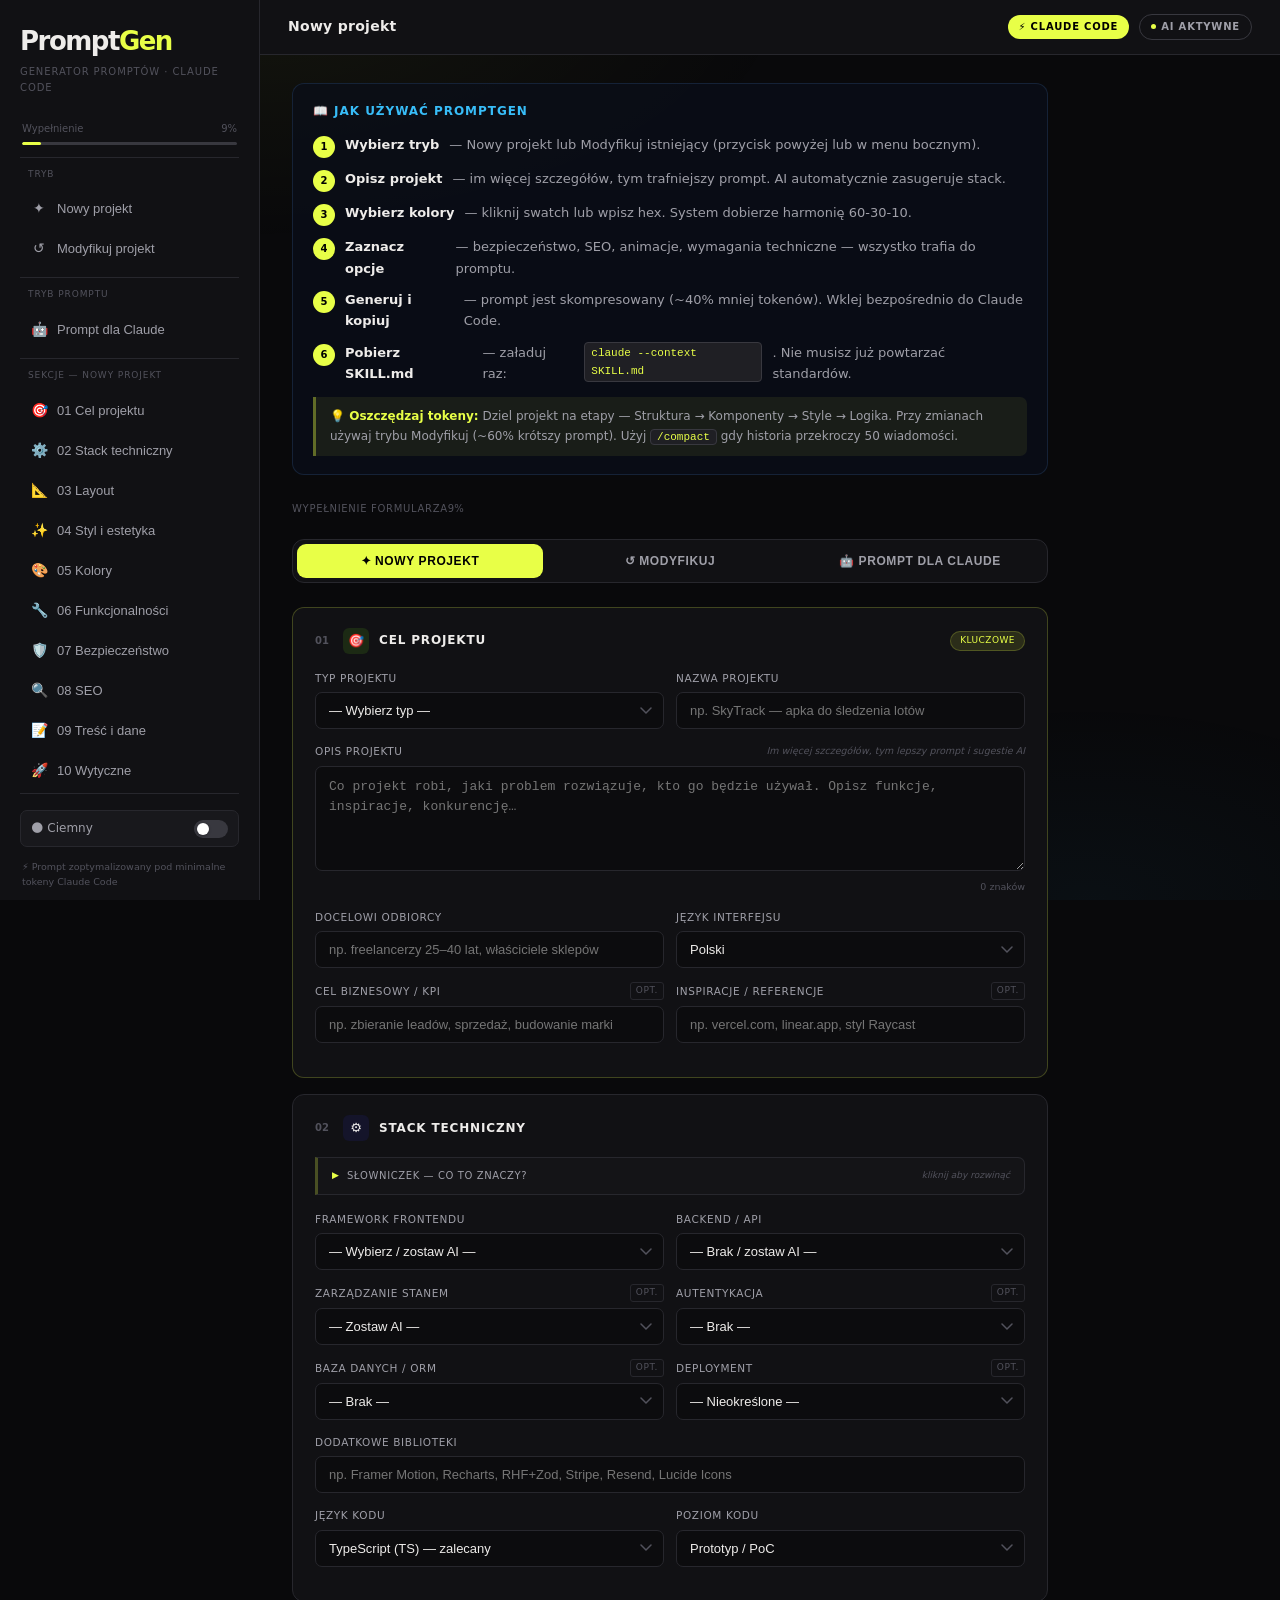
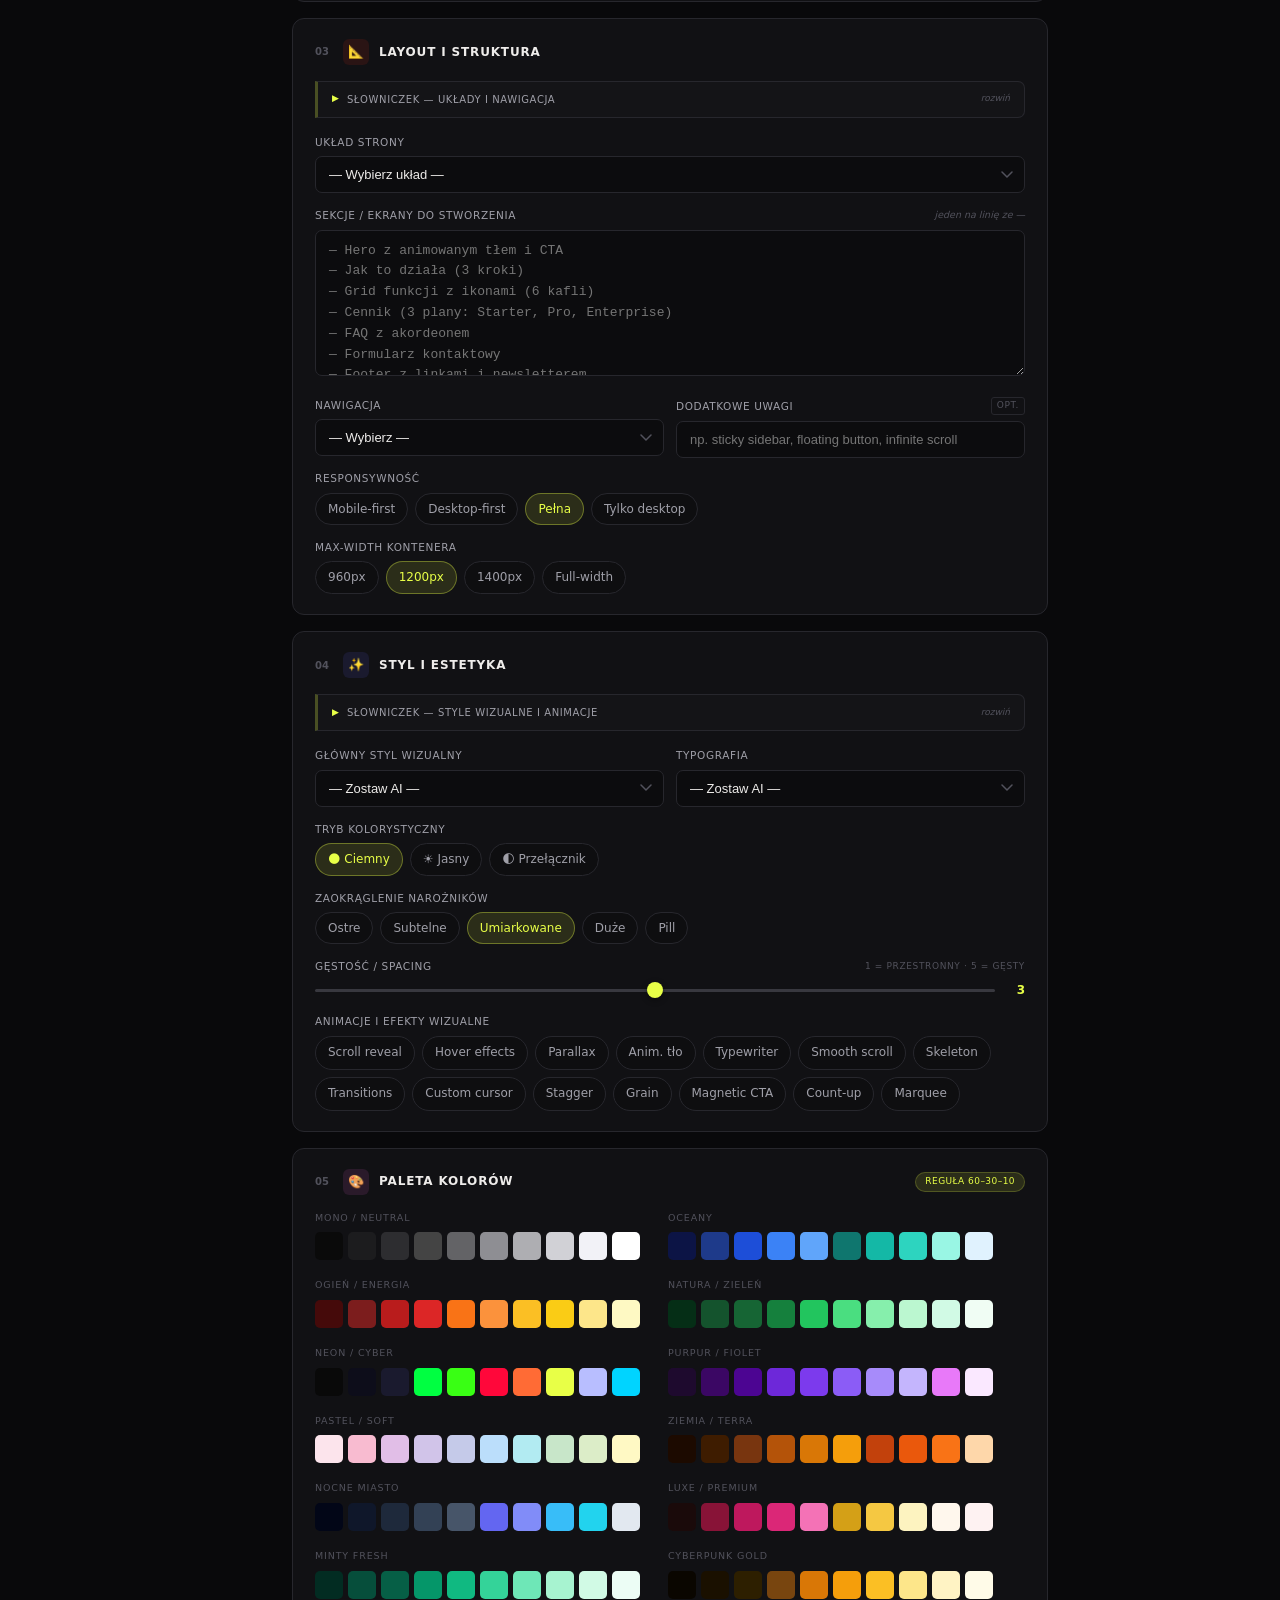
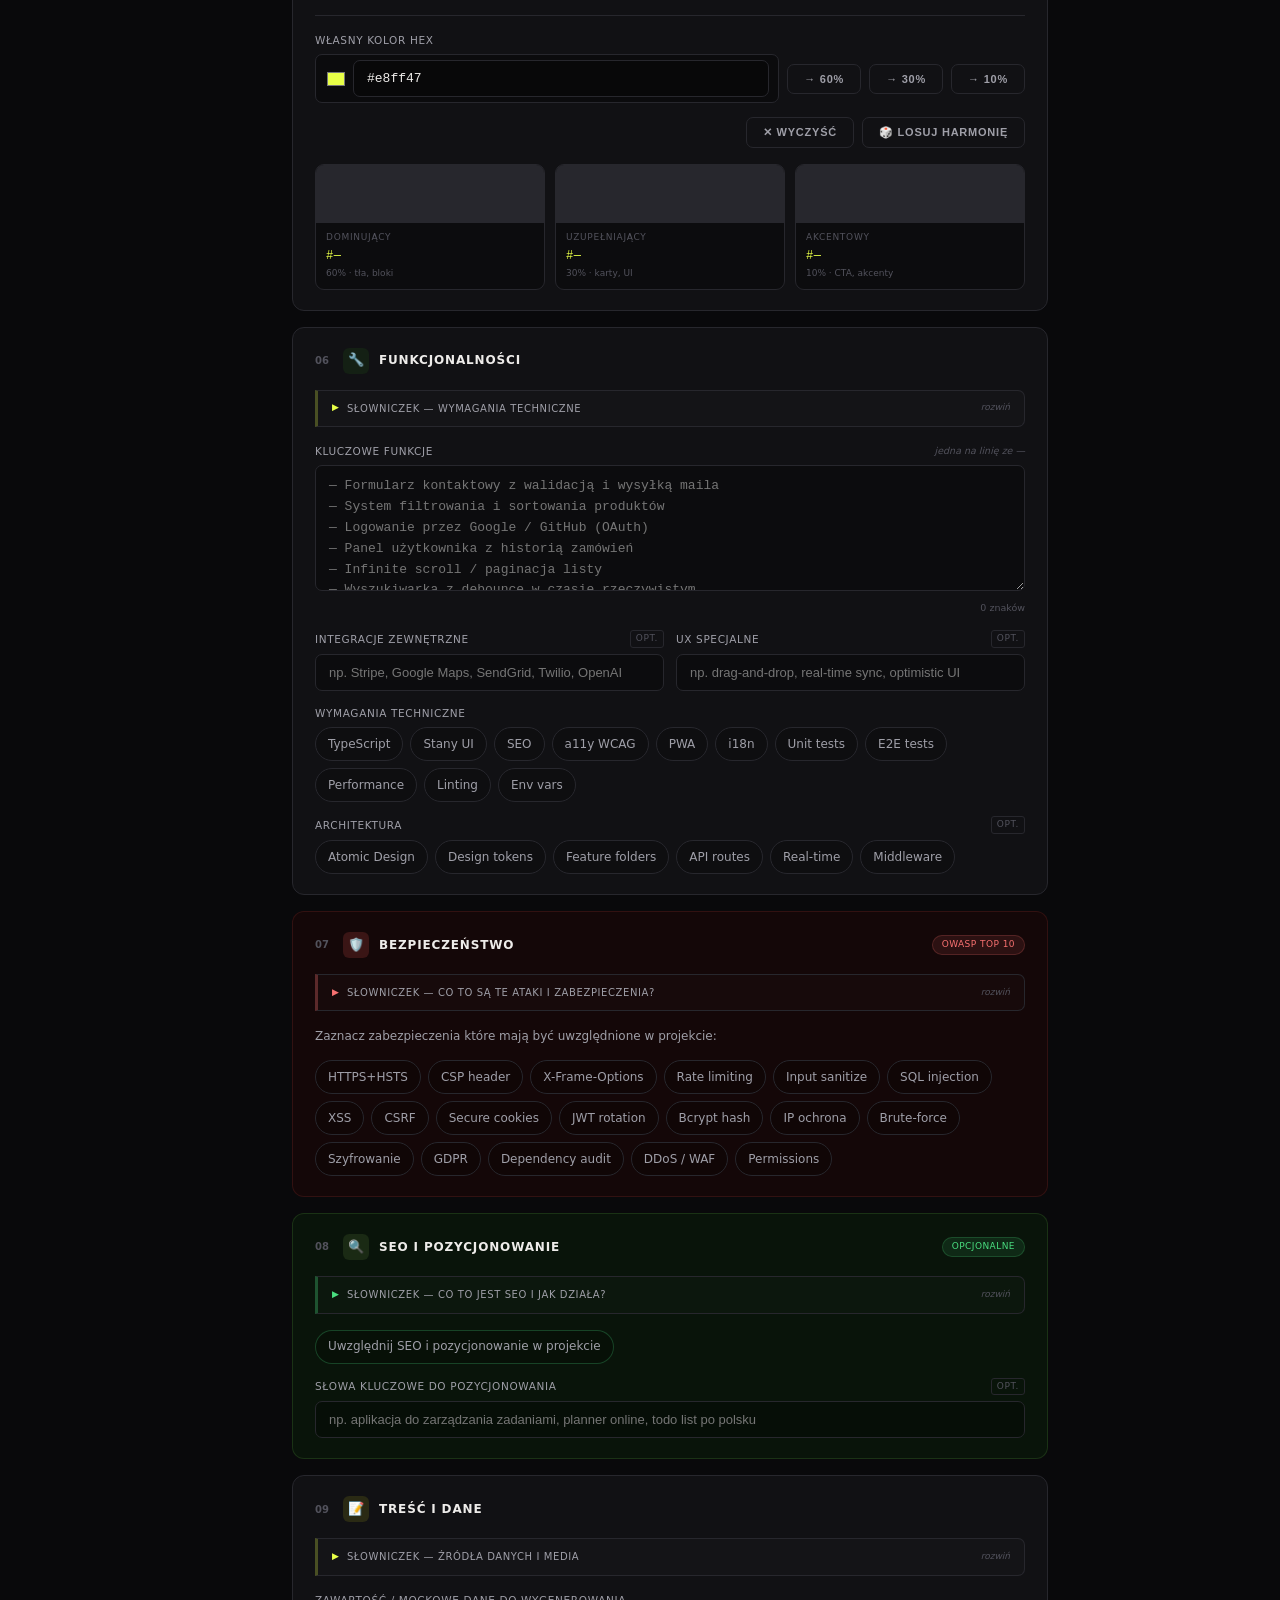
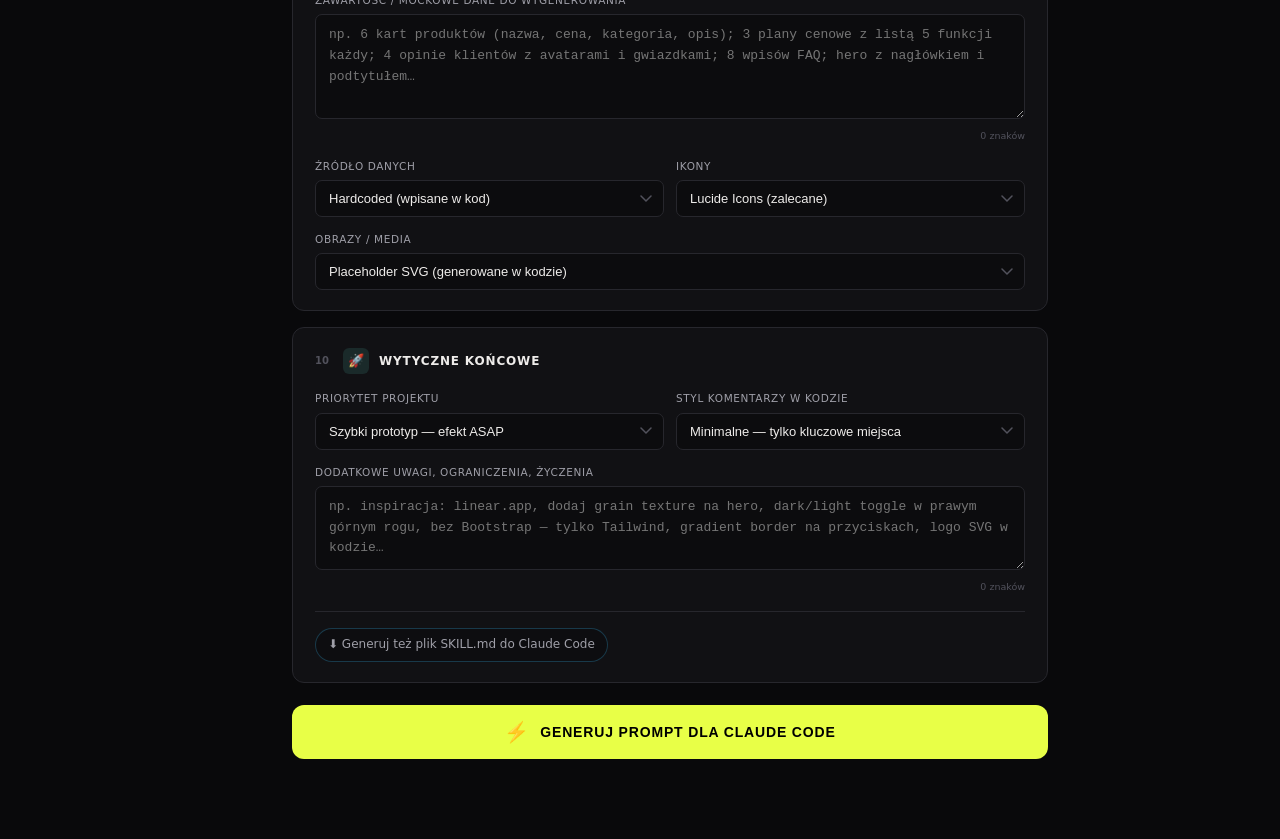
<file: index.html>
<!DOCTYPE html>
<html lang="pl">
<head>
<meta charset="UTF-8">
<meta name="viewport" content="width=device-width, initial-scale=1.0">
<meta name="description" content="PromptGen — inteligentny generator promptów dla Claude Code AI. Opisz projekt, wybierz stack i kolory — dostaniesz gotowy, zoptymalizowany prompt.">
<meta property="og:title" content="PromptGen — Generator Promptów Claude Code AI">
<meta property="og:description" content="Inteligentny generator promptów z sugestiami AI, paletami kolorów i plikami SKILL.md.">
<title>PromptGen — Claude Code AI</title>
<link rel="stylesheet" href="style.css">
</head>
<body>

<!-- LOADING OVERLAY -->
<div class="loading" id="loading">
  <div class="spinner"></div>
  <div class="spin-label">Generowanie promptu…</div>
  <div class="spin-steps">
    <div class="ss">Kompresja danych wejściowych</div>
    <div class="ss">Optymalizacja tokenów</div>
    <div class="ss">Weryfikacja sekcji</div>
    <div class="ss">Generowanie sugestii AI</div>
    <div class="ss">Budowanie pliku SKILL.md</div>
  </div>
</div>

<!-- TOAST -->
<div class="toast-wrap" id="toastWrap"></div>

<!-- SIDEBAR OVERLAY (mobile) -->
<div class="sidebar-overlay" id="sidebarOverlay"></div>

<div class="page-wrap">

  <!-- ══════════════ SIDEBAR ══════════════ -->
  <aside class="sidebar" id="sidebar">
    <div class="logo">Prompt<span>Gen</span></div>
    <span class="logo-sub">Generator promptów · Claude Code</span>

    <div class="sidebar-progress">
      <div class="sp-label"><span>Wypełnienie</span><span id="spPct">0%</span></div>
      <div class="sp-track"><div class="sp-fill" id="spFill"></div></div>
    </div>

    <div class="nav-section">Tryb</div>
    <button class="nav-link" onclick="switchMode('new'); document.querySelectorAll('.nav-link').forEach(l=>l.classList.remove('active')); this.classList.add('active')">
      <span class="icon">✦</span> Nowy projekt
    </button>
    <button class="nav-link" onclick="switchMode('upd'); document.querySelectorAll('.nav-link').forEach(l=>l.classList.remove('active')); this.classList.add('active')">
      <span class="icon">↺</span> Modyfikuj projekt
    </button>

    <div class="nav-section">Tryb promptu</div>
    <button class="nav-link" onclick="switchMode('claude'); document.querySelectorAll('.nav-link').forEach(l=>l.classList.remove('active')); this.classList.add('active')">
      <span class="icon">🤖</span> Prompt dla Claude
    </button>

    <div class="nav-section">Sekcje — Nowy projekt</div>
    <button class="nav-link" data-sec="sec01"><span class="icon">🎯</span> 01 Cel projektu</button>
    <button class="nav-link" data-sec="sec02"><span class="icon">⚙️</span> 02 Stack techniczny</button>
    <button class="nav-link" data-sec="sec03"><span class="icon">📐</span> 03 Layout</button>
    <button class="nav-link" data-sec="sec04"><span class="icon">✨</span> 04 Styl i estetyka</button>
    <button class="nav-link" data-sec="sec05"><span class="icon">🎨</span> 05 Kolory</button>
    <button class="nav-link" data-sec="sec06"><span class="icon">🔧</span> 06 Funkcjonalności</button>
    <button class="nav-link" data-sec="sec07"><span class="icon">🛡️</span> 07 Bezpieczeństwo</button>
    <button class="nav-link" data-sec="sec08"><span class="icon">🔍</span> 08 SEO</button>
    <button class="nav-link" data-sec="sec09"><span class="icon">📝</span> 09 Treść i dane</button>
    <button class="nav-link" data-sec="sec10"><span class="icon">🚀</span> 10 Wytyczne</button>

    <div class="sidebar-footer">
      <div class="theme-toggle" onclick="toggleTheme()">
        <span id="themeLabel">🌑 Ciemny</span>
        <div class="toggle-track" id="themeTrack"><div class="toggle-thumb"></div></div>
      </div>
      <div style="font-size:9.5px; color:var(--mu); padding:4px 2px; line-height:1.6">
        ⚡ Prompt zoptymalizowany pod minimalne tokeny Claude Code
      </div>
    </div>
  </aside>

  <!-- ══════════════ TOPBAR ══════════════ -->
  <header class="topbar">
    <div class="topbar-left">
      <button class="hamburger" id="hamburger" aria-label="Menu" onclick="toggleSidebar()">
        <span></span><span></span><span></span>
      </button>
      <div class="topbar-title" id="topbarTitle">Nowy projekt</div>
    </div>
    <div class="topbar-right">
      <div class="badge-pill badge-acc">⚡ Claude Code</div>
      <div class="badge-pill badge-dot"><div class="pulse-dot"></div> AI aktywne</div>
    </div>
  </header>

  <!-- ══════════════ MAIN ══════════════ -->
  <main class="main">

    <!-- INSTRUKCJE -->
    <div class="inst">
      <h2>📖 Jak używać PromptGen</h2>
      <ol>
        <li><strong>Wybierz tryb</strong> — Nowy projekt lub Modyfikuj istniejący (przycisk powyżej lub w menu bocznym).</li>
        <li><strong>Opisz projekt</strong> — im więcej szczegółów, tym trafniejszy prompt. AI automatycznie zasugeruje stack.</li>
        <li><strong>Wybierz kolory</strong> — kliknij swatch lub wpisz hex. System dobierze harmonię 60-30-10.</li>
        <li><strong>Zaznacz opcje</strong> — bezpieczeństwo, SEO, animacje, wymagania techniczne — wszystko trafia do promptu.</li>
        <li><strong>Generuj i kopiuj</strong> — prompt jest skompresowany (~40% mniej tokenów). Wklej bezpośrednio do Claude Code.</li>
        <li><strong>Pobierz SKILL.md</strong> — załaduj raz: <code>claude --context SKILL.md</code>. Nie musisz już powtarzać standardów.</li>
      </ol>
      <div class="tip"><strong>💡 Oszczędzaj tokeny:</strong> Dziel projekt na etapy — Struktura → Komponenty → Style → Logika. Przy zmianach używaj trybu Modyfikuj (~60% krótszy prompt). Użyj <code>/compact</code> gdy historia przekroczy 50 wiadomości.</div>
    </div>

    <!-- PROGRESS (mobile) -->
    <div class="prog-wrap" style="margin-bottom:20px">
      <div class="prog-top"><span style="font-size:10px;color:var(--mu);text-transform:uppercase;letter-spacing:.07em">Wypełnienie formularza</span><span style="font-size:10px;color:var(--mu)" id="progPct">0%</span></div>
      <div class="prog-track"><div class="prog-fill" id="progFill"></div></div>
    </div>

    <!-- TABS -->
    <div class="tabs">
      <button class="tab on" data-m="new" onclick="switchMode('new')">✦ Nowy projekt</button>
      <button class="tab" data-m="upd" onclick="switchMode('upd')">↺ Modyfikuj</button>
      <button class="tab" data-m="claude" onclick="switchMode('claude')">🤖 Prompt dla Claude</button>
    </div>

    <!-- ═════════════════════════════ NOWY PROJEKT ═════════════════════════════ -->
    <div id="mNew">

      <!-- 01 CEL -->
      <div class="sec hl" id="sec01">
        <div class="sec-hdr">
          <div class="sec-hdr-l">
            <span class="sec-num">01</span>
            <div class="sec-ico" style="background:#1c2a14">🎯</div>
            <span class="sec-title">Cel projektu</span>
          </div>
          <span class="sbadge">Kluczowe</span>
        </div>
        <div class="row2">
          <div class="field">
            <div class="lbl">Typ projektu</div>
            <select id="pType" onchange="updateProgress();aiSuggestStack()">
              <option value="">— Wybierz typ —</option>
              <option>Strona internetowa (landing page)</option>
              <option>Aplikacja webowa (SPA)</option>
              <option>Panel administracyjny / Dashboard</option>
              <option>Sklep internetowy (e-commerce)</option>
              <option>Portfolio / CV online</option>
              <option>Blog / artykuły</option>
              <option>Strona firmowa / korporacyjna</option>
              <option>Aplikacja mobilna (PWA)</option>
              <option>Narzędzie / kalkulator webowy</option>
              <option>Platforma SaaS</option>
              <option>Komponent / Widget UI</option>
              <option>Gra przeglądarkowa</option>
              <option>Inny</option>
            </select>
          </div>
          <div class="field">
            <div class="lbl">Nazwa projektu</div>
            <input type="text" id="pName" placeholder="np. SkyTrack — apka do śledzenia lotów" oninput="updateProgress()">
          </div>
        </div>
        <div class="field">
          <div class="lbl">Opis projektu <span class="hint">Im więcej szczegółów, tym lepszy prompt i sugestie AI</span></div>
          <textarea id="pDesc" rows="4" placeholder="Co projekt robi, jaki problem rozwiązuje, kto go będzie używał. Opisz funkcje, inspiracje, konkurencję…" oninput="updateProgress();aiSuggestStack();showCharCount(this,'pDescCC')"></textarea>
          <div class="char-count" id="pDescCC">0 znaków</div>
        </div>
        <div class="row2">
          <div class="field">
            <div class="lbl">Docelowi odbiorcy</div>
            <input type="text" id="pAud" placeholder="np. freelancerzy 25–40 lat, właściciele sklepów" oninput="updateProgress()">
          </div>
          <div class="field">
            <div class="lbl">Język interfejsu</div>
            <select id="pLang" onchange="updateProgress()">
              <option>Polski</option>
              <option>Angielski</option>
              <option>Dwujęzyczny (PL+EN)</option>
              <option>Inny</option>
            </select>
          </div>
        </div>
        <div class="row2">
          <div class="field">
            <div class="lbl">Cel biznesowy / KPI <span class="opt">opt.</span></div>
            <input type="text" id="pGoal" placeholder="np. zbieranie leadów, sprzedaż, budowanie marki" oninput="updateProgress()">
          </div>
          <div class="field">
            <div class="lbl">Inspiracje / referencje <span class="opt">opt.</span></div>
            <input type="text" id="pRef" placeholder="np. vercel.com, linear.app, styl Raycast" oninput="updateProgress()">
          </div>
        </div>
      </div>

      <!-- 02 STACK -->
      <div class="sec" id="sec02">
        <div class="sec-hdr">
          <div class="sec-hdr-l">
            <span class="sec-num">02</span>
            <div class="sec-ico" style="background:#14142a">⚙️</div>
            <span class="sec-title">Stack techniczny</span>
          </div>
          <span class="sbadge" id="aiBadge" style="display:none">✦ AI sugeruje</span>
        </div>
        <details class="glos">
          <summary><span class="glos-ico">▶</span><span class="glos-lbl">Słowniczek — co to znaczy?</span><span class="glos-hint">kliknij aby rozwinąć</span></summary>
          <div class="glos-body">
            <div class="gi"><span class="gt">Framework</span><span class="gd">Gotowy szkielet kodu — zestaw reguł i narzędzi przyspieszających budowanie. Jak szablon do budowania.</span></div>
            <div class="gi"><span class="gt">React + Vite</span><span class="gd">React buduje interfejs komponentami. Vite uruchamia projekt błyskawicznie. Najpopularniejszy duet w 2024.</span></div>
            <div class="gi"><span class="gt">Next.js 14</span><span class="gd">Rozbudowany React z wbudowanym SEO i renderowaniem serwerowym. Polecany dla większości komercyjnych projektów.</span></div>
            <div class="gi"><span class="gt">Astro</span><span class="gd">Idealny do stron z treścią — wysyła prawie 0 JavaScriptu. Najszybsze ładowanie i wyniki CWV.</span></div>
            <div class="gi"><span class="gt">Backend / API</span><span class="gd">Część działająca na serwerze — tu są dane, logika biznesowa i baza. Użytkownik tego nie widzi.</span></div>
            <div class="gi"><span class="gt">Supabase / Firebase</span><span class="gd">Gotowy backend „z pudełka" (BaaS) — baza danych, logowanie i hosting bez pisania serwera od zera.</span></div>
            <div class="gi"><span class="gt">tRPC + Prisma</span><span class="gd">tRPC łączy frontend z backendem bez oddzielnego API — błędy widać podczas pisania. Prisma to nowoczesna obsługa bazy.</span></div>
            <div class="gi"><span class="gt">TypeScript</span><span class="gd">JavaScript z typami — kompilator wyłapuje błędy zanim strona trafi do użytkownika. Produkcyjny standard.</span></div>
            <div class="gi"><span class="gt">ORM (Prisma, Drizzle)</span><span class="gd">Warstwa między kodem a bazą — zamiast pisać SQL ręcznie, używasz normalnego kodu TypeScript.</span></div>
            <div class="gi"><span class="gt">Autentykacja</span><span class="gd">System logowania i rejestracji. Clerk, NextAuth to gotowe rozwiązania — nie musisz pisać od zera.</span></div>
            <div class="gi"><span class="gt">Deployment</span><span class="gd">Opublikowanie strony w internecie. Vercel i Netlify robią to automatycznie po wypchnięciu kodu na GitHub.</span></div>
            <div class="gi"><span class="gt">Prototyp / MVP</span><span class="gd">Prototyp to szkic do testowania pomysłu. MVP (Minimum Viable Product) to najprostszy działający produkt dla użytkowników.</span></div>
          </div>
        </details>
        <div id="suggestBox" class="suggest">
          <div class="sug-title">✦ Rekomendacja AI dla Twojego projektu</div>
          <div id="sugItems"></div>
        </div>
        <div class="row2">
          <div class="field">
            <div class="lbl">Framework frontendu</div>
            <select id="sFE" onchange="updateProgress()">
              <option value="">— Wybierz / zostaw AI —</option>
              <option>React+Vite+Tailwind</option>
              <option>Next.js 14 (App Router)</option>
              <option>Next.js 14 (Pages Router)</option>
              <option>Vue 3+Vite+Tailwind</option>
              <option>Nuxt 3</option>
              <option>SvelteKit</option>
              <option>Astro (content-first)</option>
              <option>Remix</option>
              <option>HTML+CSS+Vanilla JS</option>
              <option>HTML+SCSS+Alpine.js</option>
              <option>Angular 17</option>
            </select>
          </div>
          <div class="field">
            <div class="lbl">Backend / API</div>
            <select id="sBE" onchange="updateProgress()">
              <option value="">— Brak / zostaw AI —</option>
              <option>Brak (tylko frontend)</option>
              <option>Node.js+Express+MongoDB</option>
              <option>Node.js+Fastify+PostgreSQL</option>
              <option>tRPC+Prisma+PostgreSQL</option>
              <option>Python FastAPI+PostgreSQL</option>
              <option>Supabase (BaaS)</option>
              <option>Firebase</option>
              <option>PocketBase</option>
              <option>Convex (real-time)</option>
              <option>Tylko Mock JSON</option>
            </select>
          </div>
        </div>
        <div class="row2">
          <div class="field">
            <div class="lbl">Zarządzanie stanem <span class="opt">opt.</span></div>
            <select id="sST">
              <option value="">— Zostaw AI —</option>
              <option>React Context+useReducer</option>
              <option>Zustand</option>
              <option>Jotai</option>
              <option>Redux Toolkit</option>
              <option>Pinia (Vue)</option>
              <option>Brak (lokalny stan)</option>
            </select>
          </div>
          <div class="field">
            <div class="lbl">Autentykacja <span class="opt">opt.</span></div>
            <select id="sAU">
              <option value="">— Brak —</option>
              <option>Clerk</option>
              <option>NextAuth.js</option>
              <option>Supabase Auth</option>
              <option>Firebase Auth</option>
              <option>JWT własna implementacja</option>
              <option>OAuth (Google/GitHub)</option>
              <option>Magic Link (email)</option>
            </select>
          </div>
        </div>
        <div class="row2">
          <div class="field">
            <div class="lbl">Baza danych / ORM <span class="opt">opt.</span></div>
            <select id="sDB">
              <option value="">— Brak —</option>
              <option>PostgreSQL+Prisma</option>
              <option>PostgreSQL+Drizzle</option>
              <option>MongoDB+Mongoose</option>
              <option>SQLite+Prisma</option>
              <option>Supabase (wbudowane)</option>
              <option>Firebase Firestore</option>
              <option>PlanetScale (MySQL)</option>
            </select>
          </div>
          <div class="field">
            <div class="lbl">Deployment <span class="opt">opt.</span></div>
            <select id="sDEP">
              <option value="">— Nieokreślone —</option>
              <option>Vercel</option>
              <option>Netlify</option>
              <option>Railway</option>
              <option>Render</option>
              <option>AWS (EC2/Amplify)</option>
              <option>VPS (własny serwer)</option>
              <option>Docker + CI/CD</option>
              <option>GitHub Pages</option>
            </select>
          </div>
        </div>
        <div class="field">
          <div class="lbl">Dodatkowe biblioteki</div>
          <input type="text" id="sLIB" placeholder="np. Framer Motion, Recharts, RHF+Zod, Stripe, Resend, Lucide Icons" oninput="updateProgress()">
        </div>
        <div class="row2">
          <div class="field">
            <div class="lbl">Język kodu</div>
            <select id="sCT">
              <option>TypeScript (TS) — zalecany</option>
              <option>JavaScript (JS)</option>
            </select>
          </div>
          <div class="field">
            <div class="lbl">Poziom kodu</div>
            <select id="sCD">
              <option>Prototyp / PoC</option>
              <option>MVP</option>
              <option>Produkcyjny — pełna jakość</option>
            </select>
          </div>
        </div>
      </div>

      <!-- 03 LAYOUT -->
      <div class="sec" id="sec03">
        <div class="sec-hdr">
          <div class="sec-hdr-l">
            <span class="sec-num">03</span>
            <div class="sec-ico" style="background:#2a1414">📐</div>
            <span class="sec-title">Layout i struktura</span>
          </div>
        </div>
        <details class="glos">
          <summary><span class="glos-ico">▶</span><span class="glos-lbl">Słowniczek — układy i nawigacja</span><span class="glos-hint">rozwiń</span></summary>
          <div class="glos-body">
            <div class="gi"><span class="gt">Hero</span><span class="gd">Duży baner na początku strony — zazwyczaj pełna wysokość ekranu z nagłówkiem i przyciskiem CTA.</span></div>
            <div class="gi"><span class="gt">CTA (Call to Action)</span><span class="gd">Przycisk zachęcający do działania: „Kup teraz", „Zarejestruj się", „Sprawdź demo". Klucz do konwersji.</span></div>
            <div class="gi"><span class="gt">Sidebar</span><span class="gd">Pionowy panel boczny z menu, filtrami lub opcjami — widoczny obok głównej treści strony.</span></div>
            <div class="gi"><span class="gt">One-page scroll</span><span class="gd">Wszystko na jednej stronie — użytkownik przewija przez kolejne sekcje. Popularne dla landing page.</span></div>
            <div class="gi"><span class="gt">Grid kart</span><span class="gd">Układ siatki — treść podzielona na równe kafelki (produkty, artykuły). Łatwa do skanowania wzrokiem.</span></div>
            <div class="gi"><span class="gt">Sticky navbar</span><span class="gd">Menu przyklejone do góry ekranu — zostaje widoczne podczas przewijania w dół strony.</span></div>
            <div class="gi"><span class="gt">Hamburger menu</span><span class="gd">Ikona ☰ otwierająca menu na telefonach — tam gdzie nie ma miejsca na pełną nawigację.</span></div>
            <div class="gi"><span class="gt">Mobile-first</span><span class="gd">Projekt zaczyna od wersji na telefon, potem rozszerza się na desktop. Dziś to standard w CSS.</span></div>
            <div class="gi"><span class="gt">Responsywność</span><span class="gd">Strona automatycznie dostosowuje wygląd do rozmiaru ekranu — telefon, tablet, monitor 4K.</span></div>
            <div class="gi"><span class="gt">Max-width</span><span class="gd">Maksymalna szerokość treści — 1200px to popularny standard, zapobiega rozciąganiu tekstu na szerokich monitorach.</span></div>
          </div>
        </details>
        <div class="field">
          <div class="lbl">Układ strony</div>
          <select id="lLAY" onchange="updateProgress()">
            <option value="">— Wybierz układ —</option>
            <option>Pełnoekranowy hero</option>
            <option>Klasyczny (nagłówek + sekcje + stopka)</option>
            <option>Sidebar + główna treść</option>
            <option>Grid kart (masonry / równa siatka)</option>
            <option>One-page scroll (płynne sekcje)</option>
            <option>Multi-page z routingiem</option>
            <option>Dashboard z panelami</option>
            <option>Split-screen (50/50)</option>
            <option>Centered card layout</option>
            <option>Magazine / editorial</option>
          </select>
        </div>
        <div class="field">
          <div class="lbl">Sekcje / ekrany do stworzenia <span class="hint">jeden na linię ze —</span></div>
          <textarea id="lSEC" rows="6" placeholder="— Hero z animowanym tłem i CTA&#10;— Jak to działa (3 kroki)&#10;— Grid funkcji z ikonami (6 kafli)&#10;— Cennik (3 plany: Starter, Pro, Enterprise)&#10;— FAQ z akordeonem&#10;— Formularz kontaktowy&#10;— Footer z linkami i newsletterem"></textarea>
        </div>
        <div class="row2">
          <div class="field">
            <div class="lbl">Nawigacja</div>
            <select id="lNAV">
              <option value="">— Wybierz —</option>
              <option>Sticky navbar (logo + linki)</option>
              <option>Hamburger menu (mobile)</option>
              <option>Sidebar navigation</option>
              <option>Tabs / zakładki</option>
              <option>Bottom navigation (mobile)</option>
              <option>Breadcrumbs</option>
              <option>Brak nawigacji</option>
            </select>
          </div>
          <div class="field">
            <div class="lbl">Dodatkowe uwagi <span class="opt">opt.</span></div>
            <input type="text" id="layoutExtra" placeholder="np. sticky sidebar, floating button, infinite scroll">
          </div>
        </div>
        <div class="field">
          <div class="lbl">Responsywność</div>
          <div class="rgrp" id="rRESP">
            <label class="rpill" onclick="selectRadio(this,'rRESP')"><input type="radio" name="resp" value="Mobile-first"> Mobile-first</label>
            <label class="rpill" onclick="selectRadio(this,'rRESP')"><input type="radio" name="resp" value="Desktop-first"> Desktop-first</label>
            <label class="rpill on" onclick="selectRadio(this,'rRESP')"><input type="radio" name="resp" value="Pełna (wszystkie urządzenia)" checked> Pełna</label>
            <label class="rpill" onclick="selectRadio(this,'rRESP')"><input type="radio" name="resp" value="Tylko desktop"> Tylko desktop</label>
          </div>
        </div>
        <div class="field">
          <div class="lbl">Max-width kontenera</div>
          <div class="rgrp" id="rMW">
            <label class="rpill" onclick="selectRadio(this,'rMW')"><input type="radio" name="mw" value="960px"> 960px</label>
            <label class="rpill on" onclick="selectRadio(this,'rMW')"><input type="radio" name="mw" value="1200px" checked> 1200px</label>
            <label class="rpill" onclick="selectRadio(this,'rMW')"><input type="radio" name="mw" value="1400px"> 1400px</label>
            <label class="rpill" onclick="selectRadio(this,'rMW')"><input type="radio" name="mw" value="Pełna szerokość (100vw)"> Full-width</label>
          </div>
        </div>
      </div>

      <!-- 04 STYL -->
      <div class="sec" id="sec04">
        <div class="sec-hdr">
          <div class="sec-hdr-l">
            <span class="sec-num">04</span>
            <div class="sec-ico" style="background:#1a1a2e">✨</div>
            <span class="sec-title">Styl i estetyka</span>
          </div>
        </div>
        <details class="glos">
          <summary><span class="glos-ico">▶</span><span class="glos-lbl">Słowniczek — style wizualne i animacje</span><span class="glos-hint">rozwiń</span></summary>
          <div class="glos-body">
            <div class="gi"><span class="gt">Glassmorphism</span><span class="gd">Styl matowego szkła — karty wyglądają jak zamazane tafle z przezroczystym tłem. Popularny w aplikacjach Apple.</span></div>
            <div class="gi"><span class="gt">Neumorphism</span><span class="gd">Soft UI — elementy wtłoczone lub wytłoczone w materiale. Cienie z dwóch stron tworzą efekt 3D.</span></div>
            <div class="gi"><span class="gt">Brutalizm</span><span class="gd">Celowo surowy design — grube ramki, mocne kontrasty, nieregularne układy. Wyróżnia się spośród schludnych stron.</span></div>
            <div class="gi"><span class="gt">Aurora / gradient mesh</span><span class="gd">Miękkie wielokolorowe gradienty animowane w tle — jak zorza polarna. Popularny w AI-startupach.</span></div>
            <div class="gi"><span class="gt">Scroll reveal</span><span class="gd">Elementy pojawiają się z animacją gdy użytkownik do nich przewija — strona wydaje się żywa i nowoczesna.</span></div>
            <div class="gi"><span class="gt">Parallax</span><span class="gd">Tło przesuwa się wolniej niż treść podczas scrollowania — efekt głębi i przestrzeni.</span></div>
            <div class="gi"><span class="gt">Skeleton loader</span><span class="gd">Szary pulsujący placeholder zamiast białej pustki — widoczny zanim załadują się prawdziwe dane.</span></div>
            <div class="gi"><span class="gt">Typewriter</span><span class="gd">Tekst pojawia się znak po znaku — jakby był właśnie wpisywany. Przyciąga uwagę do nagłówka.</span></div>
            <div class="gi"><span class="gt">Stagger</span><span class="gd">Elementy listy pojawiają się jeden po drugim z małym opóźnieniem — efekt kaskady.</span></div>
            <div class="gi"><span class="gt">Grain texture</span><span class="gd">Subtelny szum nałożony na tło — jak zdjęcie na filmie. Dodaje ciepła i organicznego charakteru.</span></div>
            <div class="gi"><span class="gt">Magnetic hover</span><span class="gd">Przycisk lekko „przyciąga" kursor gdy ten jest w pobliżu — przykuwa uwagę do CTA.</span></div>
            <div class="gi"><span class="gt">Marquee / ticker</span><span class="gd">Tekst lub loga przewijają się poziomo w pętli — jak tablica informacyjna.</span></div>
          </div>
        </details>
        <div class="row2">
          <div class="field">
            <div class="lbl">Główny styl wizualny</div>
            <select id="eVS" onchange="updateProgress()">
              <option value="">— Zostaw AI —</option>
              <option>Minimalistyczny — przestrzeń, elegancja</option>
              <option>Nowoczesny tech (dark + neon)</option>
              <option>Brutalistyczny — surowy, kontrastowy</option>
              <option>Glassmorphism — frosted glass</option>
              <option>Neumorphism — soft 3D</option>
              <option>Retro / vintage — lata 80/90</option>
              <option>Korporacyjny — profesjonalny, clean</option>
              <option>Playful — kolory, animacje, krągłości</option>
              <option>Editorial / magazynowy</option>
              <option>Organic / blobby — krzywe, natura</option>
              <option>Luksusowy / premium</option>
              <option>Flat design — ikonograficzny</option>
              <option>Aurora / gradient mesh</option>
              <option>Sci-fi / cyberpunk — HUD</option>
            </select>
          </div>
          <div class="field">
            <div class="lbl">Typografia</div>
            <select id="eTY">
              <option value="">— Zostaw AI —</option>
              <option>Geometryczny (Syne, Outfit, Manrope)</option>
              <option>Szeryfowy (Playfair Display, Lora, Merriweather)</option>
              <option>Monospacowany (DM Mono, JetBrains Mono)</option>
              <option>Humanistyczny (Nunito, Raleway, Poppins)</option>
              <option>Display / dekoracyjny (unikalny)</option>
              <option>Systemowy (system-ui, szybki load)</option>
              <option>Mieszany (display + body inny styl)</option>
            </select>
          </div>
        </div>
        <div class="field">
          <div class="lbl">Tryb kolorystyczny</div>
          <div class="rgrp" id="rCM">
            <label class="rpill on" onclick="selectRadio(this,'rCM')"><input type="radio" name="cm" value="Ciemny (dark mode)" checked> 🌑 Ciemny</label>
            <label class="rpill" onclick="selectRadio(this,'rCM')"><input type="radio" name="cm" value="Jasny (light mode)"> ☀️ Jasny</label>
            <label class="rpill" onclick="selectRadio(this,'rCM')"><input type="radio" name="cm" value="Przełącznik dark/light"> 🌓 Przełącznik</label>
          </div>
        </div>
        <div class="field">
          <div class="lbl">Zaokrąglenie narożników</div>
          <div class="rgrp" id="rBR">
            <label class="rpill" onclick="selectRadio(this,'rBR')"><input type="radio" name="br" value="Ostre (0px)"> Ostre</label>
            <label class="rpill" onclick="selectRadio(this,'rBR')"><input type="radio" name="br" value="Subtelne (4–6px)"> Subtelne</label>
            <label class="rpill on" onclick="selectRadio(this,'rBR')"><input type="radio" name="br" value="Umiarkowane (8–12px)" checked> Umiarkowane</label>
            <label class="rpill" onclick="selectRadio(this,'rBR')"><input type="radio" name="br" value="Duże (16–24px)"> Duże</label>
            <label class="rpill" onclick="selectRadio(this,'rBR')"><input type="radio" name="br" value="Pill (100px)"> Pill</label>
          </div>
        </div>
        <div class="field">
          <div class="lbl">Gęstość / spacing <span style="font-size:9px;color:var(--mu)">1 = przestronny · 5 = gęsty</span></div>
          <div class="range-row">
            <input type="range" id="eSP" min="1" max="5" value="3" oninput="document.getElementById('eSPV').textContent=this.value">
            <span class="range-val" id="eSPV">3</span>
          </div>
        </div>
        <div class="field">
          <div class="lbl">Animacje i efekty wizualne</div>
          <div class="pills" id="pANIM">
            <label class="pill" onclick="togglePill(this)"><input type="checkbox" value="Scroll reveal (fade-in przy scrollu)"> Scroll reveal</label>
            <label class="pill" onclick="togglePill(this)"><input type="checkbox" value="Hover micro-interakcje"> Hover effects</label>
            <label class="pill" onclick="togglePill(this)"><input type="checkbox" value="Parallax scrolling"> Parallax</label>
            <label class="pill" onclick="togglePill(this)"><input type="checkbox" value="Animowane tło (gradient mesh)"> Anim. tło</label>
            <label class="pill" onclick="togglePill(this)"><input type="checkbox" value="Typewriter effect (tekst pisany)"> Typewriter</label>
            <label class="pill" onclick="togglePill(this)"><input type="checkbox" value="Smooth scroll nawigacja"> Smooth scroll</label>
            <label class="pill" onclick="togglePill(this)"><input type="checkbox" value="Skeleton loading (przed danymi)"> Skeleton</label>
            <label class="pill" onclick="togglePill(this)"><input type="checkbox" value="Page transitions"> Transitions</label>
            <label class="pill" onclick="togglePill(this)"><input type="checkbox" value="Custom cursor"> Custom cursor</label>
            <label class="pill" onclick="togglePill(this)"><input type="checkbox" value="Stagger list animations"> Stagger</label>
            <label class="pill" onclick="togglePill(this)"><input type="checkbox" value="Grain texture overlay"> Grain</label>
            <label class="pill" onclick="togglePill(this)"><input type="checkbox" value="Magnetic hover CTA"> Magnetic CTA</label>
            <label class="pill" onclick="togglePill(this)"><input type="checkbox" value="Count-up statistics"> Count-up</label>
            <label class="pill" onclick="togglePill(this)"><input type="checkbox" value="Marquee ticker"> Marquee</label>
          </div>
        </div>
      </div>

      <!-- 05 KOLORY -->
      <div class="sec" id="sec05">
        <div class="sec-hdr">
          <div class="sec-hdr-l">
            <span class="sec-num">05</span>
            <div class="sec-ico" style="background:#2a1a2a">🎨</div>
            <span class="sec-title">Paleta kolorów</span>
          </div>
          <span class="sbadge">Reguła 60–30–10</span>
        </div>
        <div id="palCon"></div>
        <div class="divider"></div>
        <div class="field">
          <div class="lbl">Własny kolor hex</div>
          <div class="hex-row">
            <div class="hex-wrap">
              <input type="color" id="cPick" value="#e8ff47" oninput="syncHexInput(this)">
              <input type="text" class="hex-input" id="cHex" value="#e8ff47" placeholder="#ffffff" oninput="syncColorPicker(this)">
            </div>
            <button class="btn btn-ghost" onclick="applyCustomColor(0)">→ 60%</button>
            <button class="btn btn-ghost" onclick="applyCustomColor(1)">→ 30%</button>
            <button class="btn btn-ghost" onclick="applyCustomColor(2)">→ 10%</button>
          </div>
        </div>
        <div style="display:flex;justify-content:flex-end;gap:8px;margin-bottom:10px">
          <button class="btn btn-ghost" onclick="clearColors()">✕ Wyczyść</button>
          <button class="btn btn-ghost" onclick="randomizeColors()">🎲 Losuj harmonię</button>
        </div>
        <div class="col-result">
          <div class="cs"><div class="cp" id="cP1"></div><div class="ci"><div class="cr">Dominujący</div><div class="ch" id="cH1">#—</div><div class="cpct">60% · tła, bloki</div></div></div>
          <div class="cs"><div class="cp" id="cP2"></div><div class="ci"><div class="cr">Uzupełniający</div><div class="ch" id="cH2">#—</div><div class="cpct">30% · karty, UI</div></div></div>
          <div class="cs"><div class="cp" id="cP3"></div><div class="ci"><div class="cr">Akcentowy</div><div class="ch" id="cH3">#—</div><div class="cpct">10% · CTA, akcenty</div></div></div>
        </div>
      </div>

      <!-- 06 FUNKCJE -->
      <div class="sec" id="sec06">
        <div class="sec-hdr">
          <div class="sec-hdr-l">
            <span class="sec-num">06</span>
            <div class="sec-ico" style="background:#142014">🔧</div>
            <span class="sec-title">Funkcjonalności</span>
          </div>
        </div>
        <details class="glos">
          <summary><span class="glos-ico">▶</span><span class="glos-lbl">Słowniczek — wymagania techniczne</span><span class="glos-hint">rozwiń</span></summary>
          <div class="glos-body">
            <div class="gi"><span class="gt">TypeScript</span><span class="gd">JavaScript z typami — kompilator wyłapuje błędy podczas pisania, nie dopiero w przeglądarce. Standard produkcyjny.</span></div>
            <div class="gi"><span class="gt">Stany UI</span><span class="gd">Trzy niezbędne widoki każdego komponentu z danymi: loading (ładowanie), error (błąd), empty (brak danych).</span></div>
            <div class="gi"><span class="gt">SEO (meta+OG+schema)</span><span class="gd">Meta tagi dla Google. OpenGraph — jak strona wygląda na Facebooku. Schema.org — dane strukturalne dla wyszukiwarek.</span></div>
            <div class="gi"><span class="gt">a11y WCAG 2.1</span><span class="gd">Dostępność — strona działa dla osób niewidomych (czytniki ekranu) i z innymi niepełnosprawnościami.</span></div>
            <div class="gi"><span class="gt">PWA</span><span class="gd">Progressive Web App — działa offline i można ją „zainstalować" na pulpicie bez App Store.</span></div>
            <div class="gi"><span class="gt">i18n</span><span class="gd">Wielojęzyczność — teksty w plikach tłumaczeń, nie w kodzie. Łatwa zmiana języka bez edycji komponentów.</span></div>
            <div class="gi"><span class="gt">Unit tests</span><span class="gd">Automatyczne testy małych funkcji — uruchamiane przy każdej zmianie kodu. Vitest/Jest.</span></div>
            <div class="gi"><span class="gt">E2E tests</span><span class="gd">Testy end-to-end — symulują prawdziwego użytkownika klikającego po stronie. Playwright/Cypress.</span></div>
            <div class="gi"><span class="gt">Performance</span><span class="gd">Lazy loading — obrazy ładują się gdy są widoczne. Code splitting — przeglądarka pobiera tylko potrzebny kod.</span></div>
            <div class="gi"><span class="gt">Linting (ESLint)</span><span class="gd">ESLint wykrywa błędy w kodzie. Prettier formatuje go jednolicie — automatycznie przy zapisie pliku.</span></div>
            <div class="gi"><span class="gt">Env variables</span><span class="gd">Klucze API i hasła w pliku .env — poza kodem, nie trafiają do GitHuba. Zod waliduje ich poprawność.</span></div>
            <div class="gi"><span class="gt">Rate limiting</span><span class="gd">Limit żądań z jednego IP — blokuje masowe ataki na API i formularze logowania.</span></div>
          </div>
        </details>
        <div class="field">
          <div class="lbl">Kluczowe funkcje <span class="hint">jedna na linię ze —</span></div>
          <textarea id="fFEAT" rows="5" placeholder="— Formularz kontaktowy z walidacją i wysyłką maila&#10;— System filtrowania i sortowania produktów&#10;— Logowanie przez Google / GitHub (OAuth)&#10;— Panel użytkownika z historią zamówień&#10;— Infinite scroll / paginacja listy&#10;— Wyszukiwarka z debounce w czasie rzeczywistym" oninput="updateProgress();showCharCount(this,'fFeatCC')"></textarea>
          <div class="char-count" id="fFeatCC">0 znaków</div>
        </div>
        <div class="row2">
          <div class="field">
            <div class="lbl">Integracje zewnętrzne <span class="opt">opt.</span></div>
            <input type="text" id="fINT" placeholder="np. Stripe, Google Maps, SendGrid, Twilio, OpenAI">
          </div>
          <div class="field">
            <div class="lbl">UX specjalne <span class="opt">opt.</span></div>
            <input type="text" id="fUX" placeholder="np. drag-and-drop, real-time sync, optimistic UI">
          </div>
        </div>
        <div class="field">
          <div class="lbl">Wymagania techniczne</div>
          <div class="pills" id="pTECH">
            <label class="pill" onclick="togglePill(this)"><input type="checkbox" value="TypeScript z pełnym typowaniem"> TypeScript</label>
            <label class="pill" onclick="togglePill(this)"><input type="checkbox" value="Error / loading / empty states"> Stany UI</label>
            <label class="pill" onclick="togglePill(this)"><input type="checkbox" value="SEO (meta, OpenGraph, JSON-LD)"> SEO</label>
            <label class="pill" onclick="togglePill(this)"><input type="checkbox" value="WCAG 2.1 Accessibility (a11y)"> a11y WCAG</label>
            <label class="pill" onclick="togglePill(this)"><input type="checkbox" value="PWA (Service Worker + offline)"> PWA</label>
            <label class="pill" onclick="togglePill(this)"><input type="checkbox" value="i18n (wielojęzyczność)"> i18n</label>
            <label class="pill" onclick="togglePill(this)"><input type="checkbox" value="Testy jednostkowe (Vitest/Jest)"> Unit tests</label>
            <label class="pill" onclick="togglePill(this)"><input type="checkbox" value="Testy E2E (Playwright/Cypress)"> E2E tests</label>
            <label class="pill" onclick="togglePill(this)"><input type="checkbox" value="Performance (lazy load, code split)"> Performance</label>
            <label class="pill" onclick="togglePill(this)"><input type="checkbox" value="ESLint + Prettier (linting)"> Linting</label>
            <label class="pill" onclick="togglePill(this)"><input type="checkbox" value="Env variables z walidacją Zod"> Env vars</label>
          </div>
        </div>
        <div class="field">
          <div class="lbl">Architektura <span class="opt">opt.</span></div>
          <div class="pills" id="pARCH">
            <label class="pill" onclick="togglePill(this)"><input type="checkbox" value="Atomic Design (atoms → organisms)"> Atomic Design</label>
            <label class="pill" onclick="togglePill(this)"><input type="checkbox" value="Design tokens (CSS variables)"> Design tokens</label>
            <label class="pill" onclick="togglePill(this)"><input type="checkbox" value="Feature-based folder structure"> Feature folders</label>
            <label class="pill" onclick="togglePill(this)"><input type="checkbox" value="API route handlers z walidacją"> API routes</label>
            <label class="pill" onclick="togglePill(this)"><input type="checkbox" value="WebSockets / SSE (real-time)"> Real-time</label>
            <label class="pill" onclick="togglePill(this)"><input type="checkbox" value="Middleware (auth guard, logger, CORS)"> Middleware</label>
          </div>
        </div>
      </div>

      <!-- 07 BEZPIECZENSTWO -->
      <div class="sec red" id="sec07">
        <div class="sec-hdr">
          <div class="sec-hdr-l">
            <span class="sec-num">07</span>
            <div class="sec-ico" style="background:#3a1515">🛡️</div>
            <span class="sec-title">Bezpieczeństwo</span>
          </div>
          <span class="sbadge red">OWASP Top 10</span>
        </div>
        <details class="glos">
          <summary><span class="glos-ico">▶</span><span class="glos-lbl">Słowniczek — co to są te ataki i zabezpieczenia?</span><span class="glos-hint">rozwiń</span></summary>
          <div class="glos-body">
            <div class="gi"><span class="gt">OWASP Top 10</span><span class="gd">Lista 10 najczęstszych luk bezpieczeństwa opracowana przez ekspertów z całego świata. Podstawa każdego audytu.</span></div>
            <div class="gi"><span class="gt">HTTPS + HSTS</span><span class="gd">HTTPS szyfruje połączenie. HSTS nakazuje ZAWSZE używać HTTPS — blokuje podsłuchiwanie danych w sieci.</span></div>
            <div class="gi"><span class="gt">CSP header</span><span class="gd">Content Security Policy — mówi przeglądarce skąd ładować skrypty. Blokuje ataki XSS i wstrzyknięcia kodu.</span></div>
            <div class="gi"><span class="gt">XSS</span><span class="gd">Cross-Site Scripting — wstrzyknięcie złośliwego JavaScript na stronę. Może wykraść sesję lub przekierować na phishing.</span></div>
            <div class="gi"><span class="gt">SQL Injection</span><span class="gd">Wpisanie kodu SQL do formularza — napastnik może odczytać całą bazę danych. ORM (Prisma) to blokuje.</span></div>
            <div class="gi"><span class="gt">CSRF</span><span class="gd">Cross-Site Request Forgery — zmusza zalogowanego użytkownika do nieświadomego wykonania akcji (np. przelewu).</span></div>
            <div class="gi"><span class="gt">Bcrypt / Argon2</span><span class="gd">Algorytmy szyfrowania haseł — zamienia „hasło123" w ciąg niemożliwy do odwrócenia. Nawet przy wycieku bazy.</span></div>
            <div class="gi"><span class="gt">JWT rotation</span><span class="gd">Token wygasa po 15 min, nowy jest wystawiany przez refresh token. Nawet skradziony JWT szybko wygasa.</span></div>
            <div class="gi"><span class="gt">Brute-force</span><span class="gd">Atak masowego zgadywania haseł — tysiące prób na sekundę. Lockout po 5 próbach + captcha blokuje.</span></div>
            <div class="gi"><span class="gt">DDoS / WAF</span><span class="gd">DDoS — tysiące żądań naraz przeciążające serwer. Cloudflare i WAF filtrują i blokują złośliwy ruch.</span></div>
            <div class="gi"><span class="gt">GDPR</span><span class="gd">Unijne prawo o danych osobowych — wymaga zgody na ciasteczka, prawa do usunięcia konta i danych.</span></div>
            <div class="gi"><span class="gt">Rate limiting</span><span class="gd">Max np. 100 żądań z jednego IP na minutę — uniemożliwia masowe ataki na API i formularze.</span></div>
          </div>
        </details>
        <p style="font-size:12px;color:var(--t2);margin-bottom:14px">Zaznacz zabezpieczenia które mają być uwzględnione w projekcie:</p>
        <div class="pills" id="pSEC">
          <label class="pill" onclick="togglePill(this)"><input type="checkbox" value="HTTPS + HSTS header"> HTTPS+HSTS</label>
          <label class="pill" onclick="togglePill(this)"><input type="checkbox" value="Content Security Policy (CSP) header"> CSP header</label>
          <label class="pill" onclick="togglePill(this)"><input type="checkbox" value="X-Frame-Options: DENY (anti-clickjacking)"> X-Frame-Options</label>
          <label class="pill" onclick="togglePill(this)"><input type="checkbox" value="Rate limiting na API (100req/15min per IP)"> Rate limiting</label>
          <label class="pill" onclick="togglePill(this)"><input type="checkbox" value="Input sanitization + Zod schema validation"> Input sanitize</label>
          <label class="pill" onclick="togglePill(this)"><input type="checkbox" value="SQL injection prevention (Prisma ORM)"> SQL injection</label>
          <label class="pill" onclick="togglePill(this)"><input type="checkbox" value="XSS prevention (escape + DOMPurify)"> XSS</label>
          <label class="pill" onclick="togglePill(this)"><input type="checkbox" value="CSRF tokens (SameSite cookies + double submit)"> CSRF</label>
          <label class="pill" onclick="togglePill(this)"><input type="checkbox" value="HttpOnly + Secure + SameSite=Strict cookies"> Secure cookies</label>
          <label class="pill" onclick="togglePill(this)"><input type="checkbox" value="JWT rotation + short TTL (15min access token)"> JWT rotation</label>
          <label class="pill" onclick="togglePill(this)"><input type="checkbox" value="Password hashing bcrypt/Argon2 (nie plaintext)"> Bcrypt hash</label>
          <label class="pill" onclick="togglePill(this)"><input type="checkbox" value="IP address logging server-side only"> IP ochrona</label>
          <label class="pill" onclick="togglePill(this)"><input type="checkbox" value="Brute-force lockout (5 prób + captcha)"> Brute-force</label>
          <label class="pill" onclick="togglePill(this)"><input type="checkbox" value="Data encryption AES-256 at rest + TLS 1.3"> Szyfrowanie</label>
          <label class="pill" onclick="togglePill(this)"><input type="checkbox" value="GDPR: consent banner + data deletion rights"> GDPR</label>
          <label class="pill" onclick="togglePill(this)"><input type="checkbox" value="npm audit + Snyk dependency scan w CI/CD"> Dependency audit</label>
          <label class="pill" onclick="togglePill(this)"><input type="checkbox" value="DDoS protection (Cloudflare / CDN z WAF)"> DDoS / WAF</label>
          <label class="pill" onclick="togglePill(this)"><input type="checkbox" value="Permissions-Policy + Referrer-Policy headers"> Permissions</label>
        </div>
      </div>

      <!-- 08 SEO -->
      <div class="sec grn" id="sec08">
        <div class="sec-hdr">
          <div class="sec-hdr-l">
            <span class="sec-num">08</span>
            <div class="sec-ico" style="background:#1a2a14">🔍</div>
            <span class="sec-title">SEO i pozycjonowanie</span>
          </div>
          <span class="sbadge grn">opcjonalne</span>
        </div>
        <details class="glos">
          <summary><span class="glos-ico">▶</span><span class="glos-lbl">Słowniczek — co to jest SEO i jak działa?</span><span class="glos-hint">rozwiń</span></summary>
          <div class="glos-body">
            <div class="gi"><span class="gt">SEO</span><span class="gd">Search Engine Optimization — optymalizacja strony pod wyszukiwarki. Celem jest wyżej w Google bez płacenia za reklamy.</span></div>
            <div class="gi"><span class="gt">Meta title/desc</span><span class="gd">Tytuł i opis widoczne w wynikach Google — niebieski nagłówek i szary tekst pod nim. Wpływają na klikalność.</span></div>
            <div class="gi"><span class="gt">OpenGraph</span><span class="gd">Tagi decydujące jak strona wygląda udostępniana na Facebooku, Twitterze i w Slacku.</span></div>
            <div class="gi"><span class="gt">JSON-LD Schema</span><span class="gd">Dane strukturalne dla Google — „to jest produkt, kosztuje 99zł, ma 4,5 gwiazdki". Bogacze wyniki.</span></div>
            <div class="gi"><span class="gt">Sitemap.xml</span><span class="gd">Plik ze wszystkimi URL. Google indeksuje szybciej po jego przesłaniu do Google Search Console.</span></div>
            <div class="gi"><span class="gt">Core Web Vitals</span><span class="gd">LCP (szybkość ładowania &lt;2.5s), CLS (stabilność &lt;0.1), FID (reaktywność &lt;100ms). Wpływają na pozycję.</span></div>
            <div class="gi"><span class="gt">Long-tail keywords</span><span class="gd">Długie frazy — „tani fryzjer damski Kraków Kazimierz". Mniejsza konkurencja, wyższa konwersja.</span></div>
            <div class="gi"><span class="gt">Canonical URL</span><span class="gd">Wskazuje Google „oryginalną" wersję strony gdy treść jest dostępna pod kilkoma adresami. Zapobiega karze.</span></div>
          </div>
        </details>
        <div class="field">
          <label class="pill" onclick="togglePill(this)" style="border-color:rgba(74,222,128,.25)">
            <input type="checkbox" id="wSEO"> <span>Uwzględnij SEO i pozycjonowanie w projekcie</span>
          </label>
        </div>
        <div class="field" style="margin-top:10px">
          <div class="lbl">Słowa kluczowe do pozycjonowania <span class="opt">opt.</span></div>
          <input type="text" id="seoKW" placeholder="np. aplikacja do zarządzania zadaniami, planner online, todo list po polsku">
        </div>
      </div>

      <!-- 09 TRESC -->
      <div class="sec" id="sec09">
        <div class="sec-hdr">
          <div class="sec-hdr-l">
            <span class="sec-num">09</span>
            <div class="sec-ico" style="background:#2a2a14">📝</div>
            <span class="sec-title">Treść i dane</span>
          </div>
        </div>
        <details class="glos">
          <summary><span class="glos-ico">▶</span><span class="glos-lbl">Słowniczek — źródła danych i media</span><span class="glos-hint">rozwiń</span></summary>
          <div class="glos-body">
            <div class="gi"><span class="gt">Hardcoded</span><span class="gd">Dane wpisane bezpośrednio w kod — prosto, ale żeby zmienić treść trzeba edytować kod źródłowy.</span></div>
            <div class="gi"><span class="gt">Mock JSON</span><span class="gd">Fałszywe dane w formacie JSON imitujące prawdziwe API — używane podczas tworzenia frontendu.</span></div>
            <div class="gi"><span class="gt">REST API</span><span class="gd">Frontend pobiera dane przez żądania HTTP — jak zamawianie z menu: wyślij zamówienie, dostań odpowiedź.</span></div>
            <div class="gi"><span class="gt">GraphQL</span><span class="gd">Frontend sam określa jakich danych potrzebuje — jedno żądanie zamiast wielu. Popularne w złożonych aplikacjach.</span></div>
            <div class="gi"><span class="gt">CMS</span><span class="gd">Content Management System — redaktor edytuje treści przez panel bez dotykania kodu (Contentful, Sanity).</span></div>
            <div class="gi"><span class="gt">MDX</span><span class="gd">Markdown z komponentami React — piszesz jak w notatniku, ale możesz wstawiać interaktywne elementy.</span></div>
          </div>
        </details>
        <div class="field">
          <div class="lbl">Zawartość / mockowe dane do wygenerowania</div>
          <textarea id="dCONT" rows="4" placeholder="np. 6 kart produktów (nazwa, cena, kategoria, opis); 3 plany cenowe z listą 5 funkcji każdy; 4 opinie klientów z avatarami i gwiazdkami; 8 wpisów FAQ; hero z nagłówkiem i podtytułem…" oninput="showCharCount(this,'dContCC')"></textarea>
          <div class="char-count" id="dContCC">0 znaków</div>
        </div>
        <div class="row2">
          <div class="field">
            <div class="lbl">Źródło danych</div>
            <select id="dSRC">
              <option>Hardcoded (wpisane w kod)</option>
              <option>Mock JSON (osobny plik)</option>
              <option>REST API (zewnętrzne)</option>
              <option>GraphQL</option>
              <option>CMS (Contentful / Sanity)</option>
              <option>MDX / Markdown pliki</option>
            </select>
          </div>
          <div class="field">
            <div class="lbl">Ikony</div>
            <select id="dICO">
              <option>Lucide Icons (zalecane)</option>
              <option>Heroicons</option>
              <option>Phosphor Icons</option>
              <option>Font Awesome</option>
              <option>Własne SVG</option>
              <option>Emoji jako ikony</option>
            </select>
          </div>
        </div>
        <div class="field">
          <div class="lbl">Obrazy / media</div>
          <select id="dIMG">
            <option>Placeholder SVG (generowane w kodzie)</option>
            <option>Picsum / Unsplash (losowe stocki URL)</option>
            <option>Gradientowe placeholdery</option>
            <option>Własne opisane jako [IMG_1], [IMG_2]</option>
            <option>Brak obrazów</option>
          </select>
        </div>
      </div>

      <!-- 10 WYTYCZNE -->
      <div class="sec" id="sec10">
        <div class="sec-hdr">
          <div class="sec-hdr-l">
            <span class="sec-num">10</span>
            <div class="sec-ico" style="background:#1a2a2a">🚀</div>
            <span class="sec-title">Wytyczne końcowe</span>
          </div>
        </div>
        <div class="row2">
          <div class="field">
            <div class="lbl">Priorytet projektu</div>
            <select id="wQ">
              <option>Szybki prototyp — efekt ASAP</option>
              <option>Balans — dobry design + solidny kod</option>
              <option>Maksymalny design — wizualność ponad wszystko</option>
              <option>Czysty kod — architektura i scalability</option>
              <option>Maksymalna wydajność (Core Web Vitals 100)</option>
            </select>
          </div>
          <div class="field">
            <div class="lbl">Styl komentarzy w kodzie</div>
            <select id="wCOM">
              <option>Minimalne — tylko kluczowe miejsca</option>
              <option>Umiarkowane — każda funkcja opisana</option>
              <option>Szczegółowe — do nauki, linia po linii</option>
              <option>JSDoc / TSDoc — formalna dokumentacja</option>
            </select>
          </div>
        </div>
        <div class="field">
          <div class="lbl">Dodatkowe uwagi, ograniczenia, życzenia</div>
          <textarea id="wEX" rows="3" placeholder="np. inspiracja: linear.app, dodaj grain texture na hero, dark/light toggle w prawym górnym rogu, bez Bootstrap — tylko Tailwind, gradient border na przyciskach, logo SVG w kodzie…" oninput="showCharCount(this,'wExCC')"></textarea>
          <div class="char-count" id="wExCC">0 znaków</div>
        </div>
        <div class="divider"></div>
        <div class="pills" style="gap:10px">
          <label class="pill" onclick="togglePill(this)" style="border-color:rgba(56,189,248,.25)">
            <input type="checkbox" id="wSKILL"> <span>⬇ Generuj też plik SKILL.md do Claude Code</span>
          </label>
        </div>
      </div>

      <button class="gen-btn" onclick="generate()">
        <span style="font-size:20px">⚡</span>
        Generuj prompt dla Claude Code
      </button>

      <!-- OUTPUT — NOWY -->
      <div class="out-wrap" id="outNew">
        <div class="out-card">
          <div class="out-hdr">
            <div class="out-title">📋 Prompt (zoptymalizowany)</div>
            <div class="out-actions">
              <span class="cp-feedback" id="cpFB">✓ Skopiowano!</span>
              <div class="out-meta" id="outMeta"></div>
              <button class="btn btn-acc" onclick="copyOutput('outTxt','cpFB')">📋 Kopiuj prompt</button>
            </div>
          </div>
          <div class="out-text" id="outTxt"></div>
        </div>
        <div class="info-box ib-yellow" id="tokenBox" style="display:none">
          <h3>⚡ Jak używać promptu z minimalnym kosztem tokenów</h3>
          <ul>
            <li>Wklej do Claude Code: wpisz <code>claude</code> w terminalu → Ctrl+V / Cmd+V</li>
            <li>Załaduj SKILL raz: <code>claude --context SKILL.md</code> — nie powtarzaj standardów</li>
            <li>Dziel projekt na etapy: <strong>Struktura folderów → Komponenty → Style → Logika → Testy</strong></li>
            <li>Przy modyfikacjach używaj trybu „Modyfikuj" — prompt ~60% krótszy</li>
            <li>Użyj <code>/compact</code> gdy historia przekroczy ~50 wiadomości</li>
            <li>Wskaż konkretne pliki zamiast opisów: <code>zmień src/components/Hero.tsx linia 45</code></li>
            <li>Zapisz kontekst: <code>/save projekt-kontekst</code> → wznów: <code>/load projekt-kontekst</code></li>
          </ul>
        </div>
        <div class="info-box ib-green" id="seoBox" style="display:none">
          <h3>🔍 SEO — jak uzyskać najlepsze pozycje</h3>
          <div id="seoContent"></div>
        </div>
        <div class="info-box ib-blue" id="skillBox" style="display:none">
          <h3>📁 Pliki SKILL.md do pobrania</h3>
          <p style="font-size:12px;color:var(--t2);margin-bottom:12px">Załaduj w Claude Code: <code>claude --context SKILL-nazwa.md</code></p>
          <div id="skillList"></div>
        </div>
      </div>

    </div><!-- #mNew -->

    <!-- ════════════════════ MODYFIKUJ ════════════════════ -->
    <div id="mUpd" style="display:none">

      <div class="sec hl">
        <div class="sec-hdr">
          <div class="sec-hdr-l">
            <div class="sec-ico" style="background:#1a2a14">↺</div>
            <span class="sec-title">Opis istniejącego projektu</span>
          </div>
          <span class="sbadge">Modyfikacja</span>
        </div>
        <div class="field">
          <div class="lbl">Opis projektu</div>
          <textarea id="uDESC" rows="3" placeholder="Czym jest projekt — co robi, w jakim stacku, co już działa, co chcesz zmienić…" oninput="updateProgress();showCharCount(this,'uDescCC')"></textarea>
          <div class="char-count" id="uDescCC">0 znaków</div>
        </div>
        <div class="field">
          <div class="lbl">Stack projektu</div>
          <input type="text" id="uSTACK" placeholder="np. Next.js 14 + TypeScript + Tailwind + Supabase" oninput="updateProgress()">
        </div>
      </div>

      <div class="sec">
        <div class="sec-hdr">
          <div class="sec-hdr-l">
            <div class="sec-ico" style="background:#2a2a14">✏️</div>
            <span class="sec-title">Co zmienić / dodać / usunąć</span>
          </div>
        </div>
        <div class="field">
          <div class="lbl">Co chcesz zmienić?</div>
          <textarea id="uWHAT" rows="3" placeholder="np. Zmień kolor przycisku CTA na złoty, przesuń sekcję FAQ przed formularz, popraw responsywność na mobile…" oninput="updateProgress()"></textarea>
        </div>
        <div class="field">
          <div class="lbl">Co chcesz dodać?</div>
          <textarea id="uADD" rows="3" placeholder="np. Dodaj sekcję testimonials z 3 opiniami, dark/light mode toggle, animację typewriter do tytułu hero…"></textarea>
        </div>
        <div class="field">
          <div class="lbl">Co usunąć / zastąpić?</div>
          <textarea id="uREM" rows="2" placeholder="np. Usuń sekcję pricing, zastąp bibliotekę animacji na Framer Motion, podmień zdjęcia na gradientowe…"></textarea>
        </div>
      </div>

      <div class="sec">
        <div class="sec-hdr">
          <div class="sec-hdr-l">
            <div class="sec-ico" style="background:#1a1a2e">🎨</div>
            <span class="sec-title">Nowe kolory <span class="opt">opt.</span></span>
          </div>
        </div>
        <div id="palConU"></div>
        <div class="hex-row" style="margin-top:12px">
          <div class="hex-wrap" style="max-width:200px">
            <input type="color" id="cPickU" value="#e8ff47" oninput="syncHexU(this)">
            <input type="text" class="hex-input" id="cHexU" value="#e8ff47" placeholder="#ffffff" oninput="syncPickU(this)">
          </div>
          <button class="btn btn-ghost" onclick="applyCustomColor(0)">→ 60%</button>
          <button class="btn btn-ghost" onclick="applyCustomColor(1)">→ 30%</button>
          <button class="btn btn-ghost" onclick="applyCustomColor(2)">→ 10%</button>
          <button class="btn btn-ghost" onclick="clearColors()">✕</button>
          <button class="btn btn-ghost" onclick="randomizeColors()">🎲 Losuj</button>
        </div>
        <div class="col-result">
          <div class="cs"><div class="cp" id="cP1U"></div><div class="ci"><div class="cr">60%</div><div class="ch" id="cH1U">#—</div></div></div>
          <div class="cs"><div class="cp" id="cP2U"></div><div class="ci"><div class="cr">30%</div><div class="ch" id="cH2U">#—</div></div></div>
          <div class="cs"><div class="cp" id="cP3U"></div><div class="ci"><div class="cr">10%</div><div class="ch" id="cH3U">#—</div></div></div>
        </div>
      </div>

      <div class="sec">
        <div class="sec-hdr">
          <div class="sec-hdr-l">
            <div class="sec-ico" style="background:#142014">💻</div>
            <span class="sec-title">Zmiany w kodzie</span>
          </div>
        </div>
        <div class="field">
          <div class="lbl">Konkretne zmiany w kodzie</div>
          <textarea id="uCODE" rows="3" placeholder="np. W Hero.tsx zmień tekst H1. W Footer.jsx usuń sekcję social media. Zaktualizuj tailwind.config.js z nowymi kolorami…"></textarea>
        </div>
        <div class="field">
          <div class="lbl">Jakie pliki potrzebujesz?</div>
          <div class="pills" id="pFILES">
            <label class="pill" onclick="togglePill(this)"><input type="checkbox" value="HTML — pełny plik z poprawkami"> HTML</label>
            <label class="pill" onclick="togglePill(this)"><input type="checkbox" value="CSS / style.css — zaktualizowany"> CSS</label>
            <label class="pill" onclick="togglePill(this)"><input type="checkbox" value="JavaScript / app.js — zaktualizowany"> JS</label>
            <label class="pill" onclick="togglePill(this)"><input type="checkbox" value="TypeScript (.tsx/.ts) komponenty"> TSX / TS</label>
            <label class="pill" onclick="togglePill(this)"><input type="checkbox" value="tailwind.config.js zaktualizowany"> Tailwind cfg</label>
            <label class="pill" onclick="togglePill(this)"><input type="checkbox" value="package.json z nowymi dependencjami"> package.json</label>
            <label class="pill" onclick="togglePill(this)"><input type="checkbox" value=".env.example z nowymi zmiennymi"> .env.example</label>
            <label class="pill" onclick="togglePill(this)"><input type="checkbox" value="README.md zaktualizowany"> README.md</label>
            <label class="pill" onclick="togglePill(this)"><input type="checkbox" value="diff / patch file ze zmianami"> Diff / patch</label>
          </div>
        </div>
      </div>

      <div class="sec red">
        <div class="sec-hdr">
          <div class="sec-hdr-l">
            <div class="sec-ico" style="background:#3a1515">🛡️</div>
            <span class="sec-title">Dodaj / ulepsz zabezpieczenia</span>
          </div>
        </div>
        <div class="pills" id="pSEC2">
          <label class="pill" onclick="togglePill(this)"><input type="checkbox" value="HTTPS + HSTS"> HTTPS+HSTS</label>
          <label class="pill" onclick="togglePill(this)"><input type="checkbox" value="Content Security Policy header"> CSP header</label>
          <label class="pill" onclick="togglePill(this)"><input type="checkbox" value="Rate limiting na API"> Rate limiting</label>
          <label class="pill" onclick="togglePill(this)"><input type="checkbox" value="Input sanitization + Zod validation"> Sanitization</label>
          <label class="pill" onclick="togglePill(this)"><input type="checkbox" value="CSRF tokens dla formularzy"> CSRF tokens</label>
          <label class="pill" onclick="togglePill(this)"><input type="checkbox" value="HttpOnly + Secure cookies"> Secure cookies</label>
          <label class="pill" onclick="togglePill(this)"><input type="checkbox" value="JWT rotation + refresh tokens"> JWT rotation</label>
          <label class="pill" onclick="togglePill(this)"><input type="checkbox" value="Brute-force lockout + captcha"> Brute-force</label>
          <label class="pill" onclick="togglePill(this)"><input type="checkbox" value="DDoS protection Cloudflare WAF"> DDoS / WAF</label>
          <label class="pill" onclick="togglePill(this)"><input type="checkbox" value="GDPR consent + data deletion"> GDPR</label>
        </div>
      </div>

      <div class="sec grn">
        <div class="sec-hdr">
          <div class="sec-hdr-l">
            <div class="sec-ico" style="background:#1a2a14">🔍</div>
            <span class="sec-title">Dodaj / ulepsz SEO</span>
          </div>
        </div>
        <div class="field">
          <label class="pill" onclick="togglePill(this)" style="border-color:rgba(74,222,128,.25)">
            <input type="checkbox" id="uSEO"> <span>Dodaj lub ulepsz SEO w projekcie</span>
          </label>
        </div>
        <div class="field" style="margin-top:10px">
          <div class="lbl">Słowa kluczowe <span class="opt">opt.</span></div>
          <input type="text" id="uSEOKW" placeholder="np. aplikacja webowa, narzędzie online, zarządzanie projektami">
        </div>
      </div>

      <div class="sec">
        <div class="pills">
          <label class="pill" onclick="togglePill(this)" style="border-color:rgba(56,189,248,.25)">
            <input type="checkbox" id="uSKILL"> <span>⬇ Generuj SKILL.md dla aktualizacji</span>
          </label>
        </div>
      </div>

      <button class="gen-btn mod" onclick="generate()">
        <span style="font-size:20px">↺</span>
        Generuj prompt modyfikacji
      </button>

      <!-- OUTPUT — MODYFIKACJA -->
      <div class="out-wrap" id="outUpd">
        <div class="out-card">
          <div class="out-hdr">
            <div class="out-title">📋 Prompt modyfikacji</div>
            <div class="out-actions">
              <span class="cp-feedback" id="cpFB2">✓ Skopiowano!</span>
              <div class="out-meta" id="outMeta2"></div>
              <button class="btn btn-acc2" onclick="copyOutput('outTxt2','cpFB2')">📋 Kopiuj prompt</button>
            </div>
          </div>
          <div class="out-text" id="outTxt2"></div>
        </div>
        <div class="info-box ib-yellow" id="tokenBox2" style="display:none">
          <h3>⚡ Jak oszczędzać tokeny przy modyfikacjach</h3>
          <ul>
            <li>Wskazuj konkretne pliki i linie zamiast ogólnych opisów</li>
            <li>Jeden prompt = jedna spójna zmiana lub powiązana grupa</li>
            <li>SKILL.md załadowany raz — nie powtarzaj standardów projektu</li>
            <li>Użyj <code>/compact</code> gdy historia się wydłuża</li>
          </ul>
        </div>
        <div class="info-box ib-green" id="seoBox2" style="display:none">
          <h3>🔍 SEO</h3><div id="seoContent2"></div>
        </div>
        <div class="info-box ib-blue" id="skillBox2" style="display:none">
          <h3>📁 SKILL.md</h3>
          <p style="font-size:12px;color:var(--t2);margin-bottom:12px">Załaduj: <code>claude --context SKILL.md</code></p>
          <div id="skillList2"></div>
        </div>
      </div>

    </div><!-- #mUpd -->

    <!-- ══════════════════════════════════ PROMPT DLA CLAUDE ══════════════════════════════════ -->
    <div id="mClaude" style="display:none">

      <!-- MODEL SELECTOR -->
      <div class="sec hl" id="secClaude01">
        <div class="sec-hdr">
          <div class="sec-hdr-l">
            <div class="sec-ico" style="background:#1a1230">🤖</div>
            <span class="sec-title">Wybierz model Claude</span>
          </div>
          <span class="sbadge" style="background:rgba(139,92,246,.12);color:#a78bfa;border-color:rgba(139,92,246,.25)">Anthropic 2025</span>
        </div>

        <!-- MODEL CARDS -->
        <div class="model-grid">

          <div class="model-card" id="mcHaiku" onclick="selectModel('haiku')">
            <div class="model-card-top">
              <div class="model-icon haiku-icon">H</div>
              <div class="model-rec-badge" id="recHaiku" style="display:none">✦ Rekomendowany</div>
            </div>
            <div class="model-name">Claude Haiku</div>
            <div class="model-sub">claude-haiku-4-5</div>
            <div class="model-desc">Błyskawiczny i ekonomiczny. Idealny do prostych, powtarzalnych zadań gdzie liczą się koszty i szybkość.</div>
            <div class="model-tags">
              <span class="mtag speed">⚡ Najszybszy</span>
              <span class="mtag cost">💰 Najtańszy</span>
              <span class="mtag">Proste zadania</span>
            </div>
            <div class="model-use">
              <div class="mu-title">Najlepszy do:</div>
              <div class="mu-list">Klasyfikacja tekstu · Streszczenia · Proste Q&A · Ekstrakcja danych · Tłumaczenia · Chatboty obsługi klienta · Moderacja treści</div>
            </div>
          </div>

          <div class="model-card" id="mcSonnet" onclick="selectModel('sonnet')">
            <div class="model-card-top">
              <div class="model-icon sonnet-icon">S</div>
              <div class="model-rec-badge" id="recSonnet" style="display:none">✦ Rekomendowany</div>
            </div>
            <div class="model-name">Claude Sonnet</div>
            <div class="model-sub">claude-sonnet-4-6</div>
            <div class="model-desc">Złoty środek — wysoka inteligencja przy rozsądnym koszcie. Wybór do większości projektów produkcyjnych.</div>
            <div class="model-tags">
              <span class="mtag balance">⚖️ Balans</span>
              <span class="mtag smart">🧠 Inteligentny</span>
              <span class="mtag">Produkcja</span>
            </div>
            <div class="model-use">
              <div class="mu-title">Najlepszy do:</div>
              <div class="mu-list">Generowanie kodu · Analiza dokumentów · Pisanie kreatywne · Złożone Q&A · Debugging · Tworzenie treści · Asystent wewnętrzny</div>
            </div>
          </div>

          <div class="model-card" id="mcOpus" onclick="selectModel('opus')">
            <div class="model-card-top">
              <div class="model-icon opus-icon">O</div>
              <div class="model-rec-badge" id="recOpus" style="display:none">✦ Rekomendowany</div>
            </div>
            <div class="model-name">Claude Opus</div>
            <div class="model-sub">claude-opus-4-6</div>
            <div class="model-desc">Najpotężniejszy model. Dla zadań wymagających głębokiego rozumowania, złożonej analizy i najwyższej jakości.</div>
            <div class="model-tags">
              <span class="mtag power">🏆 Najpotężniejszy</span>
              <span class="mtag">Złożone zadania</span>
            </div>
            <div class="model-use">
              <div class="mu-title">Najlepszy do:</div>
              <div class="mu-list">Badania i analiza · Złożona strategia · Pisanie długich dokumentów · Wielokrokowe rozumowanie · Skomplikowane projekty kodowania · R&D</div>
            </div>
          </div>

        </div><!-- .model-grid -->

        <!-- RECOMMENDATION ENGINE -->
        <div class="rec-engine" id="recEngine">
          <div class="rec-header">
            <span class="rec-icon">✦</span>
            <span class="rec-title">Asystent doboru modelu</span>
            <span class="rec-sub">Odpowiedz na pytania → dostaniesz rekomendację</span>
          </div>
          <div class="rec-questions">
            <div class="rec-q">
              <div class="rec-q-label">Na czym najbardziej Ci zależy?</div>
              <div class="rgrp" id="rPriority">
                <label class="rpill" onclick="selectRadio(this,'rPriority');updateModelRec()"><input type="radio" name="mp" value="speed"> ⚡ Szybkość</label>
                <label class="rpill" onclick="selectRadio(this,'rPriority');updateModelRec()"><input type="radio" name="mp" value="cost"> 💰 Koszt</label>
                <label class="rpill" onclick="selectRadio(this,'rPriority');updateModelRec()"><input type="radio" name="mp" value="balance"> ⚖️ Balans</label>
                <label class="rpill" onclick="selectRadio(this,'rPriority');updateModelRec()"><input type="radio" name="mp" value="quality"> 🏆 Jakość</label>
              </div>
            </div>
            <div class="rec-q">
              <div class="rec-q-label">Złożoność zadania?</div>
              <div class="rgrp" id="rComplexity">
                <label class="rpill" onclick="selectRadio(this,'rComplexity');updateModelRec()"><input type="radio" name="mc" value="simple"> Proste / powtarzalne</label>
                <label class="rpill" onclick="selectRadio(this,'rComplexity');updateModelRec()"><input type="radio" name="mc" value="medium"> Średnie</label>
                <label class="rpill" onclick="selectRadio(this,'rComplexity');updateModelRec()"><input type="radio" name="mc" value="complex"> Złożone / rozumowanie</label>
              </div>
            </div>
            <div class="rec-q">
              <div class="rec-q-label">Typ zadania?</div>
              <div class="rgrp" id="rTaskType">
                <label class="rpill" onclick="selectRadio(this,'rTaskType');updateModelRec()"><input type="radio" name="mt" value="code"> 💻 Kod</label>
                <label class="rpill" onclick="selectRadio(this,'rTaskType');updateModelRec()"><input type="radio" name="mt" value="writing"> ✍️ Pisanie</label>
                <label class="rpill" onclick="selectRadio(this,'rTaskType');updateModelRec()"><input type="radio" name="mt" value="analysis"> 🔬 Analiza</label>
                <label class="rpill" onclick="selectRadio(this,'rTaskType');updateModelRec()"><input type="radio" name="mt" value="chat"> 💬 Chat</label>
                <label class="rpill" onclick="selectRadio(this,'rTaskType');updateModelRec()"><input type="radio" name="mt" value="data"> 📊 Dane</label>
                <label class="rpill" onclick="selectRadio(this,'rTaskType');updateModelRec()"><input type="radio" name="mt" value="research"> 🔭 Badania</label>
              </div>
            </div>
          </div>
          <div class="rec-result" id="recResult" style="display:none">
            <div class="rec-result-model" id="recResultModel"></div>
            <div class="rec-result-reason" id="recResultReason"></div>
          </div>
        </div>

      </div><!-- sec01 -->

      <!-- PROMPT BUILDER -->
      <div class="sec" id="secClaude02">
        <div class="sec-hdr">
          <div class="sec-hdr-l">
            <div class="sec-ico" style="background:#1a1230">✍️</div>
            <span class="sec-title">Konstruktor promptu</span>
          </div>
          <div class="selected-model-badge" id="selectedModelBadge">
            <span id="selModelName">— wybierz model —</span>
          </div>
        </div>

        <div class="field">
          <div class="lbl">Rola / persona dla Claude <span class="opt">opt.</span></div>
          <input type="text" id="cpRole" placeholder="np. Jesteś doświadczonym senior developerem React z 10-letnim stażem" oninput="updateClaudePreview()">
        </div>

        <div class="field">
          <div class="lbl">Kontekst zadania</div>
          <textarea id="cpContext" rows="3" placeholder="Opisz kontekst — czym jest projekt, co już masz, jakie masz ograniczenia…" oninput="updateClaudePreview();showCharCount(this,'cpContextCC')"></textarea>
          <div class="char-count" id="cpContextCC">0 znaków</div>
        </div>

        <div class="field">
          <div class="lbl">Główne zadanie / polecenie</div>
          <textarea id="cpTask" rows="4" placeholder="Dokładnie co Claude ma zrobić — im precyzyjniej, tym lepszy wynik…" oninput="updateClaudePreview();showCharCount(this,'cpTaskCC')"></textarea>
          <div class="char-count" id="cpTaskCC">0 znaków</div>
        </div>

        <div class="field">
          <div class="lbl">Format odpowiedzi</div>
          <div class="rgrp" id="rCpFormat">
            <label class="rpill" onclick="selectRadio(this,'rCpFormat');updateClaudePreview()"><input type="radio" name="cpf" value=""> Dowolny</label>
            <label class="rpill" onclick="selectRadio(this,'rCpFormat');updateClaudePreview()"><input type="radio" name="cpf" value="Odpowiedz w formacie Markdown z nagłówkami i listami."> Markdown</label>
            <label class="rpill" onclick="selectRadio(this,'rCpFormat');updateClaudePreview()"><input type="radio" name="cpf" value="Odpowiedz TYLKO czystym kodem bez opisu."> Tylko kod</label>
            <label class="rpill" onclick="selectRadio(this,'rCpFormat');updateClaudePreview()"><input type="radio" name="cpf" value="Odpowiedz w formacie JSON. Bez komentarzy, tylko poprawny JSON."> JSON</label>
            <label class="rpill" onclick="selectRadio(this,'rCpFormat');updateClaudePreview()"><input type="radio" name="cpf" value="Odpowiedz w punktach (lista wypunktowana)."> Lista punktów</label>
            <label class="rpill" onclick="selectRadio(this,'rCpFormat');updateClaudePreview()"><input type="radio" name="cpf" value="Bądź zwięzły — odpowiedz w maksymalnie 3 zdaniach."> Krótko (3 zd.)</label>
            <label class="rpill" onclick="selectRadio(this,'rCpFormat');updateClaudePreview()"><input type="radio" name="cpf" value="Odpowiedz po polsku."> Po polsku</label>
          </div>
        </div>

        <div class="field">
          <div class="lbl">Styl i ton odpowiedzi</div>
          <div class="rgrp" id="rCpTone">
            <label class="rpill" onclick="selectRadio(this,'rCpTone');updateClaudePreview()"><input type="radio" name="cpt" value=""> Domyślny</label>
            <label class="rpill" onclick="selectRadio(this,'rCpTone');updateClaudePreview()"><input type="radio" name="cpt" value="Używaj technicznego, precyzyjnego języka."> Techniczny</label>
            <label class="rpill" onclick="selectRadio(this,'rCpTone');updateClaudePreview()"><input type="radio" name="cpt" value="Tłumacz prostym językiem, jak do osoby bez wiedzy technicznej."> Prosty</label>
            <label class="rpill" onclick="selectRadio(this,'rCpTone');updateClaudePreview()"><input type="radio" name="cpt" value="Bądź przyjazny i motywujący."> Przyjazny</label>
            <label class="rpill" onclick="selectRadio(this,'rCpTone');updateClaudePreview()"><input type="radio" name="cpt" value="Bądź formalny i profesjonalny."> Formalny</label>
            <label class="rpill" onclick="selectRadio(this,'rCpTone');updateClaudePreview()"><input type="radio" name="cpt" value="Bądź bezpośredni i konkretny, bez niepotrzebnych wstępów."> Bezpośredni</label>
          </div>
        </div>

        <div class="field">
          <div class="lbl">Dodatkowe ograniczenia / wymagania <span class="opt">opt.</span></div>
          <textarea id="cpConstraints" rows="2" placeholder="np. Nie używaj bibliotek zewnętrznych. Kod musi działać w Node.js 18+. Wyjaśnij każdy krok." oninput="updateClaudePreview()"></textarea>
        </div>

        <div class="field">
          <div class="lbl">Przykłady (few-shot) <span class="opt">opt.</span></div>
          <textarea id="cpExamples" rows="3" placeholder="Podaj przykład oczekiwanego wejścia i wyjścia:&#10;Wejście: [twój przykład]&#10;Wyjście: [oczekiwany wynik]" oninput="updateClaudePreview()"></textarea>
        </div>

        <div class="field">
          <div class="lbl">Techniki promptowania</div>
          <div class="pills" id="pCpTech">
            <label class="pill" onclick="togglePill(this);updateClaudePreview()"><input type="checkbox" value="chain_of_thought"> 🔗 Chain of Thought</label>
            <label class="pill" onclick="togglePill(this);updateClaudePreview()"><input type="checkbox" value="step_by_step"> 📋 Krok po kroku</label>
            <label class="pill" onclick="togglePill(this);updateClaudePreview()"><input type="checkbox" value="think_loud"> 💭 Myśl głośno</label>
            <label class="pill" onclick="togglePill(this);updateClaudePreview()"><input type="checkbox" value="verify"> ✅ Weryfikuj wynik</label>
            <label class="pill" onclick="togglePill(this);updateClaudePreview()"><input type="checkbox" value="alternatives"> 🔀 Podaj alternatywy</label>
            <label class="pill" onclick="togglePill(this);updateClaudePreview()"><input type="checkbox" value="pros_cons"> ⚖️ Plusy i minusy</label>
            <label class="pill" onclick="togglePill(this);updateClaudePreview()"><input type="checkbox" value="no_hallucinate"> 🚫 Nie zgaduj</label>
            <label class="pill" onclick="togglePill(this);updateClaudePreview()"><input type="checkbox" value="sources"> 📚 Podaj źródła</label>
          </div>
        </div>

      </div><!-- sec02 -->

      <!-- LIVE PREVIEW + OUTPUT -->
      <div class="sec" id="secClaude03">
        <div class="sec-hdr">
          <div class="sec-hdr-l">
            <div class="sec-ico" style="background:#0a1a0a">👁️</div>
            <span class="sec-title">Podgląd promptu w czasie rzeczywistym</span>
          </div>
          <div style="display:flex;gap:8px;align-items:center">
            <span class="cp-feedback" id="cpFB3" style="font-size:10px;color:var(--acc);opacity:0;transition:opacity .3s">✓ Skopiowano!</span>
            <button class="btn btn-ghost" onclick="copyClaudePrompt()">📋 Kopiuj</button>
          </div>
        </div>
        <div class="claude-preview" id="claudePreview">
          <div class="cp-empty">← Wypełnij formularz powyżej aby zobaczyć podgląd promptu</div>
        </div>
        <div class="cp-stats" id="cpStats"></div>
      </div>

      <!-- WSKAZÓWKI -->
      <div class="sec" id="secClaude04">
        <div class="sec-hdr">
          <div class="sec-hdr-l">
            <div class="sec-ico" style="background:#1a1230">💡</div>
            <span class="sec-title">Wskazówki i best practices</span>
          </div>
        </div>

        <div class="tips-grid">

          <div class="tip-card">
            <div class="tip-card-ico">🎯</div>
            <div class="tip-card-title">Bądź konkretny</div>
            <div class="tip-card-desc">Zamiast „napisz funkcję" → „napisz funkcję TypeScript, która przyjmuje tablicę stringów i zwraca tylko unikalne wartości, bez użycia Set".</div>
          </div>

          <div class="tip-card">
            <div class="tip-card-ico">🎭</div>
            <div class="tip-card-title">Nadaj rolę</div>
            <div class="tip-card-desc">„Jesteś senior devem z 10-letnim stażem w React" znacząco podnosi jakość odpowiedzi. Claude dostosowuje poziom i styl do zadeklarowanej ekspertyzy.</div>
          </div>

          <div class="tip-card">
            <div class="tip-card-ico">📋</div>
            <div class="tip-card-title">Chain of Thought</div>
            <div class="tip-card-desc">Dodaj „Myśl krok po kroku" lub „Pokaż tok myślenia". Zmusza model do rozumowania przed odpowiedzią — znacząco redukuje błędy w złożonych zadaniach.</div>
          </div>

          <div class="tip-card">
            <div class="tip-card-ico">✅</div>
            <div class="tip-card-title">Przykłady (few-shot)</div>
            <div class="tip-card-desc">1-3 przykłady wejścia/wyjścia to często najskuteczniejsza technika. Model „rozumie format" lepiej z przykładów niż z opisów.</div>
          </div>

          <div class="tip-card">
            <div class="tip-card-ico">🚫</div>
            <div class="tip-card-title">Zapobiegaj halucynacjom</div>
            <div class="tip-card-desc">Dodaj: „Jeśli nie jesteś pewien, powiedz że nie wiesz. Nie wymyślaj danych, nazw ani linków." Szczególnie ważne przy faktach i kodzie.</div>
          </div>

          <div class="tip-card">
            <div class="tip-card-ico">⚡</div>
            <div class="tip-card-title">Haiku vs Opus</div>
            <div class="tip-card-desc">Haiku jest ~10× tańszy od Opus. Używaj go do prostych, powtarzalnych zadań w pipeline'ach. Opus tylko tam gdzie naprawdę potrzeba głębokiego rozumowania.</div>
          </div>

          <div class="tip-card">
            <div class="tip-card-ico">🔄</div>
            <div class="tip-card-title">Iteruj prompt</div>
            <div class="tip-card-desc">Jeśli wynik nie jest idealny — doprecyzuj, nie zaczynaj od nowa. „Popraw poprzednią odpowiedź, dodając obsługę błędów dla przypadku gdy X".</div>
          </div>

          <div class="tip-card">
            <div class="tip-card-ico">📦</div>
            <div class="tip-card-title">XML Tags</div>
            <div class="tip-card-desc">Claude doskonale rozumie tagi XML. Użyj <code>&lt;context&gt;</code>, <code>&lt;task&gt;</code>, <code>&lt;example&gt;</code> aby strukturyzować długie prompty i uniknąć pomyłek.</div>
          </div>

        </div>

        <!-- MODEL COMPARISON TABLE -->
        <div style="margin-top:24px">
          <div class="lbl" style="margin-bottom:12px">Porównanie modeli Claude (2025)</div>
          <div class="model-compare-table">
            <div class="mct-header">
              <div class="mct-cell mct-label"></div>
              <div class="mct-cell mct-haiku">Haiku 4.5</div>
              <div class="mct-cell mct-sonnet">Sonnet 4.6</div>
              <div class="mct-cell mct-opus">Opus 4.6</div>
            </div>
            <div class="mct-row">
              <div class="mct-cell mct-label">Szybkość</div>
              <div class="mct-cell mct-haiku"><div class="mct-bar" style="width:100%"></div></div>
              <div class="mct-cell mct-sonnet"><div class="mct-bar" style="width:65%"></div></div>
              <div class="mct-cell mct-opus"><div class="mct-bar" style="width:35%"></div></div>
            </div>
            <div class="mct-row">
              <div class="mct-cell mct-label">Inteligencja</div>
              <div class="mct-cell mct-haiku"><div class="mct-bar" style="width:45%"></div></div>
              <div class="mct-cell mct-sonnet"><div class="mct-bar" style="width:82%"></div></div>
              <div class="mct-cell mct-opus"><div class="mct-bar" style="width:100%"></div></div>
            </div>
            <div class="mct-row">
              <div class="mct-cell mct-label">Ekonomika</div>
              <div class="mct-cell mct-haiku"><div class="mct-bar" style="width:100%"></div></div>
              <div class="mct-cell mct-sonnet"><div class="mct-bar" style="width:60%"></div></div>
              <div class="mct-cell mct-opus"><div class="mct-bar" style="width:15%"></div></div>
            </div>
            <div class="mct-row">
              <div class="mct-cell mct-label">Kod</div>
              <div class="mct-cell mct-haiku"><div class="mct-bar" style="width:50%"></div></div>
              <div class="mct-cell mct-sonnet"><div class="mct-bar" style="width:88%"></div></div>
              <div class="mct-cell mct-opus"><div class="mct-bar" style="width:100%"></div></div>
            </div>
            <div class="mct-row">
              <div class="mct-cell mct-label">Kontekst</div>
              <div class="mct-cell mct-haiku"><span style="font-size:10px;color:var(--t2)">200K</span></div>
              <div class="mct-cell mct-sonnet"><span style="font-size:10px;color:var(--t2)">200K</span></div>
              <div class="mct-cell mct-opus"><span style="font-size:10px;color:var(--t2)">200K</span></div>
            </div>
            <div class="mct-row mct-best-for">
              <div class="mct-cell mct-label">Najlepszy do</div>
              <div class="mct-cell mct-haiku"><span style="font-size:10px;color:var(--t2)">Klasyfikacja, chat, pipeline</span></div>
              <div class="mct-cell mct-sonnet"><span style="font-size:10px;color:var(--t2)">Kod, pisanie, analiza</span></div>
              <div class="mct-cell mct-opus"><span style="font-size:10px;color:var(--t2)">R&D, strategia, złożony kod</span></div>
            </div>
          </div>
        </div>

      </div><!-- sec04 -->

    </div><!-- #mClaude -->

  </main><!-- .main -->
</div><!-- .page-wrap -->

<script src="app.js"></script>
</body>
</html>
</file>
<file: style.css>
/* ═══════════════════════════════════════════════════════════
   PromptGen — style.css
   Pełna wersja z desktop layoutem, animacjami i dark/light mode
   ═══════════════════════════════════════════════════════════ */

/* ─── DESIGN TOKENS ─────────────────────────────────────── */
:root {
  /* Surfaces */
  --bg:       #09090b;
  --s1:       #111114;
  --s2:       #18181c;
  --s3:       #1f1f24;
  /* Borders */
  --b1:       #27272d;
  --b2:       #38383f;
  /* Brand */
  --acc:      #e8ff47;
  --acc-dim:  rgba(232,255,71,0.12);
  --acc2:     #ff6b35;
  --acc3:     #38bdf8;
  /* Semantic */
  --red:      #f87171;
  --red-bg:   rgba(26,8,8,0.7);
  --red-bd:   rgba(58,21,21,0.8);
  --grn:      #4ade80;
  --grn-bg:   rgba(10,26,10,0.7);
  --grn-bd:   rgba(32,58,26,0.8);
  --ylw:      #fde68a;
  --blu:      #38bdf8;
  --blu-bg:   rgba(10,15,26,0.7);
  --blu-bd:   rgba(26,40,64,0.8);
  /* Text */
  --tx:       #eeecea;
  --t2:       #9f9fa8;
  --mu:       #52525c;
  /* Radius */
  --r:        12px;
  --rs:       7px;
  /* Transition */
  --tr:       0.18s ease;
  /* Safe area */
  --safe:     env(safe-area-inset-bottom, 0px);
}

/* Light mode overrides */
body.light {
  --bg:  #f8f8f6;
  --s1:  #ffffff;
  --s2:  #f1f1ef;
  --s3:  #e8e8e5;
  --b1:  #dcdcda;
  --b2:  #c8c8c5;
  --tx:  #1a1a1c;
  --t2:  #5f5f68;
  --mu:  #9f9fa8;
}

/* ─── RESET ──────────────────────────────────────────────── */
*, *::before, *::after {
  box-sizing: border-box;
  margin: 0;
  padding: 0;
  -webkit-tap-highlight-color: transparent;
}
html {
  height: 100%;
  overflow-x: hidden;
  scroll-behavior: smooth;
  font-size: 16px;
}
body {
  background: var(--bg);
  color: var(--tx);
  font-family: -apple-system, 'Segoe UI', system-ui, sans-serif;
  font-size: 14px;
  line-height: 1.55;
  min-height: 100%;
  overflow-x: hidden;
  transition: background var(--tr), color var(--tr);
}
body::before {
  content: '';
  position: fixed;
  inset: 0;
  pointer-events: none;
  z-index: 0;
  background:
    radial-gradient(ellipse 70% 45% at 20% 0%,   rgba(232,255,71,.05) 0%, transparent 60%),
    radial-gradient(ellipse 55% 40% at 85% 100%, rgba(56,189,248,.04) 0%, transparent 55%);
  transition: opacity var(--tr);
}
body.light::before {
  background:
    radial-gradient(ellipse 70% 45% at 20% 0%,   rgba(180,210,20,.06) 0%, transparent 60%),
    radial-gradient(ellipse 55% 40% at 85% 100%, rgba(30,140,190,.04) 0%, transparent 55%);
}

/* ─── LAYOUT ─────────────────────────────────────────────── */
.page-wrap {
  display: grid;
  grid-template-columns: 260px 1fr;
  grid-template-rows: auto 1fr;
  grid-template-areas:
    "aside topbar"
    "aside main";
  min-height: 100vh;
  position: relative;
  z-index: 1;
}

/* Sidebar */
.sidebar {
  grid-area: aside;
  background: var(--s1);
  border-right: 1px solid var(--b1);
  padding: 28px 20px 24px;
  position: sticky;
  top: 0;
  height: 100vh;
  overflow-y: auto;
  display: flex;
  flex-direction: column;
  gap: 6px;
  transition: transform var(--tr), background var(--tr), border-color var(--tr);
  z-index: 50;
}
.sidebar::-webkit-scrollbar { width: 4px; }
.sidebar::-webkit-scrollbar-thumb { background: var(--b2); border-radius: 2px; }

.logo {
  font-size: 26px;
  font-weight: 900;
  letter-spacing: -1.5px;
  line-height: 1;
  margin-bottom: 4px;
}
.logo span { color: var(--acc); }
.logo-sub {
  font-size: 10px;
  color: var(--mu);
  text-transform: uppercase;
  letter-spacing: .09em;
  margin-bottom: 20px;
  display: block;
}

/* Nav items */
.nav-section {
  font-size: 9px;
  color: var(--mu);
  text-transform: uppercase;
  letter-spacing: .1em;
  padding: 10px 8px 4px;
  border-top: 1px solid var(--b1);
  margin-top: 6px;
}
.nav-section:first-of-type { border-top: none; margin-top: 0; }

.nav-link {
  display: flex;
  align-items: center;
  gap: 9px;
  padding: 9px 10px;
  border-radius: var(--rs);
  cursor: pointer;
  font-size: 13px;
  color: var(--t2);
  transition: background var(--tr), color var(--tr);
  border: none;
  background: transparent;
  width: 100%;
  text-align: left;
  text-decoration: none;
  user-select: none;
}
.nav-link:hover { background: var(--s2); color: var(--tx); }
.nav-link.active {
  background: var(--acc-dim);
  color: var(--acc);
  border: 1px solid rgba(232,255,71,.18);
}
.nav-link .icon { font-size: 14px; flex-shrink: 0; width: 18px; text-align: center; }
.nav-badge {
  margin-left: auto;
  font-size: 9px;
  background: var(--acc-dim);
  color: var(--acc);
  border: 1px solid rgba(232,255,71,.2);
  padding: 1px 7px;
  border-radius: 100px;
}

/* Sidebar bottom controls */
.sidebar-footer {
  margin-top: auto;
  padding-top: 16px;
  border-top: 1px solid var(--b1);
  display: flex;
  flex-direction: column;
  gap: 8px;
}
.theme-toggle {
  display: flex;
  align-items: center;
  justify-content: space-between;
  padding: 8px 10px;
  border-radius: var(--rs);
  background: var(--s2);
  cursor: pointer;
  font-size: 12px;
  color: var(--t2);
  border: 1px solid var(--b1);
  transition: all var(--tr);
}
.theme-toggle:hover { color: var(--tx); border-color: var(--b2); }
.toggle-track {
  width: 34px;
  height: 18px;
  background: var(--b2);
  border-radius: 9px;
  position: relative;
  transition: background var(--tr);
}
.toggle-track.on { background: var(--acc); }
.toggle-thumb {
  width: 12px;
  height: 12px;
  background: #fff;
  border-radius: 50%;
  position: absolute;
  top: 3px;
  left: 3px;
  transition: transform var(--tr);
  box-shadow: 0 1px 3px rgba(0,0,0,.3);
}
.toggle-track.on .toggle-thumb { transform: translateX(16px); }

/* Progress sidebar */
.sidebar-progress { padding: 0 2px; }
.sp-label { font-size: 10px; color: var(--mu); display: flex; justify-content: space-between; margin-bottom: 5px; }
.sp-track { height: 3px; background: var(--b2); border-radius: 2px; overflow: hidden; }
.sp-fill { height: 100%; background: var(--acc); border-radius: 2px; transition: width .4s ease; width: 0%; }

/* Topbar */
.topbar {
  grid-area: topbar;
  background: var(--s1);
  border-bottom: 1px solid var(--b1);
  padding: 14px 28px;
  display: flex;
  align-items: center;
  justify-content: space-between;
  gap: 16px;
  position: sticky;
  top: 0;
  z-index: 40;
  transition: background var(--tr), border-color var(--tr);
}
.topbar-left {
  display: flex;
  align-items: center;
  gap: 12px;
}
.topbar-title {
  font-size: 14px;
  font-weight: 700;
  color: var(--tx);
  letter-spacing: .02em;
}
.topbar-right {
  display: flex;
  align-items: center;
  gap: 10px;
}
.badge-pill {
  display: inline-flex;
  align-items: center;
  gap: 5px;
  padding: 4px 11px;
  border-radius: 100px;
  font-size: 10px;
  font-weight: 700;
  letter-spacing: .08em;
  text-transform: uppercase;
}
.badge-acc { background: var(--acc); color: #000; }
.badge-dot {
  background: transparent;
  border: 1px solid var(--b2);
  color: var(--t2);
}
.pulse-dot {
  width: 5px; height: 5px;
  background: var(--acc);
  border-radius: 50%;
  animation: pulse 2s ease infinite;
}
@keyframes pulse { 0%,100%{opacity:1} 50%{opacity:.2} }

/* Hamburger (mobile) */
.hamburger {
  display: none;
  flex-direction: column;
  gap: 4px;
  cursor: pointer;
  padding: 6px;
  border-radius: 6px;
  border: 1px solid var(--b1);
  background: transparent;
}
.hamburger span {
  display: block;
  width: 18px;
  height: 2px;
  background: var(--t2);
  border-radius: 2px;
  transition: all var(--tr);
}
.hamburger.open span:nth-child(1) { transform: translateY(6px) rotate(45deg); }
.hamburger.open span:nth-child(2) { opacity: 0; }
.hamburger.open span:nth-child(3) { transform: translateY(-6px) rotate(-45deg); }

/* Main content */
.main {
  grid-area: main;
  padding: 28px 32px 80px;
  overflow-y: auto;
  max-width: 820px;
}

/* Overlay for mobile sidebar */
.sidebar-overlay {
  display: none;
  position: fixed;
  inset: 0;
  background: rgba(0,0,0,.6);
  z-index: 49;
  backdrop-filter: blur(2px);
}

/* ─── MODE TABS ──────────────────────────────────────────── */
.tabs {
  display: flex;
  background: var(--s1);
  border: 1px solid var(--b1);
  border-radius: var(--r);
  padding: 4px;
  gap: 4px;
  margin-bottom: 24px;
  transition: background var(--tr), border-color var(--tr);
}
.tab {
  flex: 1;
  padding: 10px 12px;
  border-radius: 9px;
  border: none;
  cursor: pointer;
  background: transparent;
  color: var(--t2);
  font-size: 12px;
  font-weight: 700;
  letter-spacing: .05em;
  text-transform: uppercase;
  transition: all var(--tr);
  display: flex;
  align-items: center;
  justify-content: center;
  gap: 6px;
}
.tab.on  { background: var(--acc);  color: #000; }
.tab.on2 { background: var(--acc2); color: #fff; }
.tab:not(.on):not(.on2):hover { color: var(--tx); background: var(--s2); }

/* ─── SECTION CARDS ──────────────────────────────────────── */
.sec {
  background: var(--s1);
  border: 1px solid var(--b1);
  border-radius: var(--r);
  padding: 20px 22px;
  margin-bottom: 16px;
  transition: background var(--tr), border-color var(--tr);
  animation: fadeUp .4s ease both;
}
.sec:hover { border-color: var(--b2); }
.sec.hl  { border-color: rgba(232,255,71,.22); }
.sec.red { border-color: var(--red-bd); background: var(--red-bg); }
.sec.grn { border-color: var(--grn-bd); background: var(--grn-bg); }

@keyframes fadeUp {
  from { opacity: 0; transform: translateY(12px); }
  to   { opacity: 1; transform: translateY(0); }
}
.sec:nth-child(1)  { animation-delay: .03s; }
.sec:nth-child(2)  { animation-delay: .06s; }
.sec:nth-child(3)  { animation-delay: .09s; }
.sec:nth-child(4)  { animation-delay: .12s; }
.sec:nth-child(5)  { animation-delay: .15s; }
.sec:nth-child(6)  { animation-delay: .18s; }
.sec:nth-child(7)  { animation-delay: .21s; }
.sec:nth-child(8)  { animation-delay: .24s; }
.sec:nth-child(9)  { animation-delay: .27s; }
.sec:nth-child(10) { animation-delay: .30s; }

.sec-hdr {
  display: flex;
  align-items: center;
  justify-content: space-between;
  margin-bottom: 16px;
}
.sec-hdr-l {
  display: flex;
  align-items: center;
  gap: 10px;
}
.sec-ico {
  width: 26px; height: 26px;
  border-radius: 6px;
  display: flex; align-items: center; justify-content: center;
  font-size: 13px; flex-shrink: 0;
}
.sec-title {
  font-size: 12px;
  font-weight: 700;
  letter-spacing: .07em;
  text-transform: uppercase;
  color: var(--tx);
}
.sec-num { font-size: 10px; font-weight: 800; color: var(--mu); min-width: 18px; }
.sbadge {
  font-size: 9px;
  padding: 2px 9px;
  border-radius: 100px;
  background: var(--acc-dim);
  color: var(--acc);
  border: 1px solid rgba(232,255,71,.2);
  letter-spacing: .05em;
  text-transform: uppercase;
}
.sbadge.red { background: rgba(248,113,113,.1); color: var(--red); border-color: rgba(248,113,113,.2); }
.sbadge.grn { background: rgba(74,222,128,.1);  color: var(--grn); border-color: rgba(74,222,128,.2); }

/* ─── GLOSSARY ───────────────────────────────────────────── */
.glos {
  background: rgba(255,255,255,.015);
  border: 1px solid var(--b1);
  border-left: 3px solid rgba(232,255,71,.25);
  border-radius: 0 var(--rs) var(--rs) 0;
  padding: 10px 14px;
  margin-bottom: 16px;
  transition: background var(--tr);
}
.sec.red .glos { border-left-color: rgba(248,113,113,.3); }
.sec.grn .glos { border-left-color: rgba(74,222,128,.3); }
.glos summary {
  display: flex;
  align-items: center;
  gap: 8px;
  cursor: pointer;
  list-style: none;
  user-select: none;
}
.glos summary::-webkit-details-marker { display: none; }
.glos-ico { font-size: 9px; color: var(--acc); transition: transform var(--tr); flex-shrink: 0; }
.sec.red .glos-ico { color: var(--red); }
.sec.grn .glos-ico { color: var(--grn); }
details[open] .glos-ico { transform: rotate(90deg); }
.glos-lbl { font-size: 10px; color: var(--t2); text-transform: uppercase; letter-spacing: .06em; }
.glos-hint { font-size: 9px; color: var(--mu); margin-left: auto; font-style: italic; }
.glos-body {
  margin-top: 12px;
  display: grid;
  grid-template-columns: 1fr 1fr;
  gap: 0;
}
.gi {
  display: flex;
  gap: 8px;
  padding: 6px 0;
  border-bottom: 1px solid rgba(255,255,255,.04);
  font-size: 12px;
  line-height: 1.55;
  align-items: baseline;
}
.gi:nth-last-child(-n+2) { border-bottom: none; }
.gt {
  color: var(--acc);
  font-size: 11px;
  white-space: nowrap;
  flex-shrink: 0;
  min-width: 115px;
  font-weight: 500;
}
.sec.red .gt { color: var(--red); }
.sec.grn .gt { color: var(--grn); }
.gd { color: var(--t2); }

/* ─── FORM ELEMENTS ──────────────────────────────────────── */
.field { margin-bottom: 14px; }
.field:last-child { margin-bottom: 0; }
.row2 { display: grid; grid-template-columns: 1fr 1fr; gap: 12px; }

.lbl {
  display: flex;
  align-items: center;
  justify-content: space-between;
  font-size: 10.5px;
  color: var(--t2);
  letter-spacing: .06em;
  text-transform: uppercase;
  margin-bottom: 6px;
}
.hint { font-size: 9.5px; color: var(--mu); text-transform: none; letter-spacing: 0; font-style: italic; }
.opt  { font-size: 9px; color: var(--mu); border: 1px solid var(--b1); padding: 1px 5px; border-radius: 3px; }

input[type=text], textarea, select {
  width: 100%;
  background: rgba(0,0,0,.3);
  border: 1px solid var(--b1);
  border-radius: var(--rs);
  color: var(--tx);
  font-size: 13px;
  padding: 10px 13px;
  outline: none;
  transition: border-color var(--tr), box-shadow var(--tr), background var(--tr);
  resize: vertical;
  -webkit-appearance: none;
  appearance: none;
}
body.light input[type=text],
body.light textarea,
body.light select {
  background: rgba(255,255,255,.7);
}
input[type=text]:focus,
textarea:focus,
select:focus {
  border-color: var(--acc);
  box-shadow: 0 0 0 3px rgba(232,255,71,.08);
}
textarea { min-height: 84px; line-height: 1.6; }
select {
  background-image: url("data:image/svg+xml,%3Csvg xmlns='http://www.w3.org/2000/svg' width='12' height='8' fill='none'%3E%3Cpath d='M1 1l5 5 5-5' stroke='%2352525c' stroke-width='1.5' stroke-linecap='round'/%3E%3C/svg%3E");
  background-repeat: no-repeat;
  background-position: right 11px center;
  padding-right: 30px;
  cursor: pointer;
}
select option { background: #18181c; }
body.light select option { background: #fff; color: #111; }
.char-count { font-size: 9.5px; color: var(--mu); text-align: right; margin-top: 3px; }

/* ─── STACK SUGGEST ──────────────────────────────────────── */
.suggest {
  background: var(--grn-bg);
  border: 1px solid var(--grn-bd);
  border-radius: var(--rs);
  padding: 12px 14px;
  margin-bottom: 14px;
  display: none;
  animation: fadeUp .25s ease;
}
.suggest.vis { display: block; }
.sug-title { font-size: 10px; color: var(--grn); text-transform: uppercase; letter-spacing: .09em; margin-bottom: 10px; }
.sug-item {
  display: flex;
  align-items: flex-start;
  gap: 10px;
  margin-bottom: 8px;
  padding: 8px;
  border-radius: 6px;
  transition: background var(--tr);
}
.sug-item:last-child { margin-bottom: 0; }
.sug-item:hover { background: rgba(74,222,128,.05); }
.sug-tag {
  background: rgba(74,222,128,.15);
  color: var(--grn);
  font-size: 10px;
  padding: 2px 8px;
  border-radius: 4px;
  white-space: nowrap;
  flex-shrink: 0;
}
.sug-desc { font-size: 11.5px; color: var(--t2); line-height: 1.5; flex: 1; }
.sug-libs { font-size: 10px; color: var(--mu); margin-top: 2px; }
.sug-apply {
  background: none;
  border: 1px solid var(--grn-bd);
  color: var(--grn);
  font-size: 10px;
  padding: 4px 10px;
  border-radius: 5px;
  cursor: pointer;
  white-space: nowrap;
  flex-shrink: 0;
  transition: background var(--tr);
  font-weight: 600;
}
.sug-apply:hover { background: rgba(74,222,128,.1); }

/* ─── PILLS ──────────────────────────────────────────────── */
.pills { display: flex; flex-wrap: wrap; gap: 7px; }
.pill {
  display: inline-flex;
  align-items: center;
  gap: 5px;
  background: rgba(0,0,0,.2);
  border: 1px solid var(--b1);
  border-radius: 100px;
  padding: 6px 12px;
  cursor: pointer;
  font-size: 12px;
  color: var(--t2);
  transition: all var(--tr);
  user-select: none;
  min-height: 34px;
  touch-action: manipulation;
}
.pill input { display: none; }
.pill:hover { border-color: var(--acc); color: var(--tx); }
.pill.on {
  background: var(--acc-dim);
  border-color: rgba(232,255,71,.35);
  color: var(--acc);
}
body.light .pill { background: rgba(255,255,255,.6); }

.rgrp { display: flex; flex-wrap: wrap; gap: 7px; }
.rpill {
  display: inline-flex;
  align-items: center;
  gap: 5px;
  background: rgba(0,0,0,.2);
  border: 1px solid var(--b1);
  border-radius: 100px;
  padding: 6px 12px;
  cursor: pointer;
  font-size: 12px;
  color: var(--t2);
  transition: all var(--tr);
  user-select: none;
  touch-action: manipulation;
}
.rpill input { display: none; }
.rpill:hover { border-color: var(--acc); color: var(--tx); }
.rpill.on {
  background: var(--acc-dim);
  border-color: rgba(232,255,71,.35);
  color: var(--acc);
}
body.light .rpill { background: rgba(255,255,255,.6); }

/* ─── RANGE ──────────────────────────────────────────────── */
.range-row { display: flex; align-items: center; gap: 12px; }
input[type=range] {
  flex: 1;
  -webkit-appearance: none;
  height: 3px;
  background: var(--b2);
  border-radius: 2px;
  outline: none;
  cursor: pointer;
  padding: 0;
  border: none;
  box-shadow: none;
}
input[type=range]::-webkit-slider-thumb {
  -webkit-appearance: none;
  width: 16px; height: 16px;
  background: var(--acc);
  border-radius: 50%;
  cursor: pointer;
  box-shadow: 0 2px 6px rgba(0,0,0,.4);
  transition: transform var(--tr);
}
input[type=range]::-webkit-slider-thumb:active { transform: scale(1.2); }
.range-val { font-size: 12px; color: var(--acc); min-width: 18px; text-align: right; font-weight: 600; }

/* ─── COLOR PALETTE ──────────────────────────────────────── */
.pal-grid { display: flex; flex-wrap: wrap; gap: 18px 28px; margin-bottom: 4px; }
.pal-group { min-width: 180px; }
.pal-name { font-size: 9.5px; color: var(--mu); text-transform: uppercase; letter-spacing: .09em; margin-bottom: 7px; }
.pal-row  { display: flex; gap: 5px; flex-wrap: wrap; }
.swatch {
  width: 28px; height: 28px;
  border-radius: 5px;
  cursor: pointer;
  border: 2px solid transparent;
  transition: transform .12s, border-color .12s, box-shadow .12s;
  flex-shrink: 0;
  touch-action: manipulation;
}
.swatch:hover  { transform: scale(1.18); }
.swatch.sel    {
  border-color: #fff;
  transform: scale(1.1);
  box-shadow: 0 0 0 1px rgba(255,255,255,.3);
}

.hex-row {
  display: flex;
  align-items: center;
  gap: 8px;
  flex-wrap: wrap;
  margin-bottom: 10px;
}
.hex-wrap {
  display: flex;
  align-items: center;
  gap: 6px;
  background: rgba(0,0,0,.35);
  border: 1px solid var(--b1);
  border-radius: var(--rs);
  padding: 5px 9px;
  flex: 1;
  min-width: 150px;
  transition: border-color var(--tr);
}
.hex-wrap:focus-within { border-color: var(--acc); }
input[type=color] { width: 22px; height: 22px; border: none; background: none; cursor: pointer; padding: 0; flex-shrink: 0; }
.hex-input { background: none; border: none; color: var(--tx); font-size: 12.5px; outline: none; width: 80px; padding: 0; font-family: monospace; }

.col-result { display: grid; grid-template-columns: 1fr 1fr 1fr; gap: 10px; margin-top: 16px; }
.cs  { border-radius: 9px; overflow: hidden; border: 1px solid var(--b1); }
.cp  { height: 58px; transition: background .4s; }
.ci  { background: rgba(0,0,0,.3); padding: 8px 10px; }
.cr  { font-size: 9px; color: var(--mu); text-transform: uppercase; letter-spacing: .08em; margin-bottom: 2px; }
.ch  { font-size: 12px; color: var(--acc); letter-spacing: .04em; font-family: monospace; }
.cpct{ font-size: 9px; color: var(--mu); margin-top: 1px; }

/* ─── DIVIDER ────────────────────────────────────────────── */
.divider { height: 1px; background: var(--b1); margin: 16px 0; }

/* ─── BUTTONS ────────────────────────────────────────────── */
.btn {
  display: inline-flex;
  align-items: center;
  gap: 6px;
  padding: 8px 16px;
  border-radius: var(--rs);
  border: none;
  cursor: pointer;
  font-size: 11px;
  font-weight: 700;
  letter-spacing: .07em;
  text-transform: uppercase;
  transition: all var(--tr);
  touch-action: manipulation;
  text-decoration: none;
}
.btn-ghost {
  background: transparent;
  border: 1px solid var(--b1);
  color: var(--t2);
}
.btn-ghost:hover { border-color: var(--b2); color: var(--tx); }
.btn-acc  { background: var(--acc);  color: #000; }
.btn-acc:hover  { background: #d4eb2e; transform: translateY(-1px); }
.btn-acc2 { background: var(--acc2); color: #fff; }
.btn-acc2:hover { background: #e55a25; transform: translateY(-1px); }

.gen-btn {
  display: flex;
  align-items: center;
  justify-content: center;
  gap: 10px;
  width: 100%;
  padding: 15px;
  border: none;
  border-radius: var(--r);
  background: var(--acc);
  color: #000;
  font-size: 14px;
  font-weight: 800;
  letter-spacing: .06em;
  text-transform: uppercase;
  cursor: pointer;
  transition: all var(--tr);
  margin-top: 22px;
  touch-action: manipulation;
}
.gen-btn:hover { background: #d4eb2e; transform: translateY(-2px); box-shadow: 0 10px 40px rgba(232,255,71,.25); }
.gen-btn:active { transform: translateY(0); }
.gen-btn.mod { background: var(--acc2); color: #fff; }
.gen-btn.mod:hover { background: #e55a25; box-shadow: 0 10px 40px rgba(255,107,53,.25); }

/* ─── LOADING OVERLAY ────────────────────────────────────── */
.loading {
  position: fixed;
  inset: 0;
  background: rgba(9,9,11,.94);
  z-index: 999;
  display: none;
  flex-direction: column;
  align-items: center;
  justify-content: center;
  gap: 18px;
  backdrop-filter: blur(5px);
}
.loading.vis { display: flex; }
.spinner {
  width: 46px; height: 46px;
  border: 2.5px solid var(--b2);
  border-top-color: var(--acc);
  border-radius: 50%;
  animation: spin 1s linear infinite;
}
@keyframes spin { to { transform: rotate(360deg); } }
.spin-label { font-size: 13px; font-weight: 700; letter-spacing: .1em; text-transform: uppercase; }
.spin-steps { display: flex; flex-direction: column; gap: 6px; margin-top: 6px; }
.ss {
  font-size: 12px;
  display: flex;
  align-items: center;
  gap: 8px;
  transition: color var(--tr);
  color: var(--mu);
}
.ss::before { content: '○'; font-size: 9px; flex-shrink: 0; }
.ss.done { color: var(--grn); }
.ss.done::before { content: '✓'; }
.ss.act  { color: var(--acc); }
.ss.act::before { content: '◉'; animation: pulse 1s infinite; }

/* ─── OUTPUT ─────────────────────────────────────────────── */
.out-wrap { display: none; margin-top: 20px; }
.out-wrap.vis { display: block; animation: fadeUp .4s ease; }
.out-card {
  background: var(--s1);
  border: 1px solid var(--b1);
  border-radius: var(--r);
  overflow: hidden;
  margin-bottom: 14px;
  transition: background var(--tr), border-color var(--tr);
}
.out-hdr {
  display: flex;
  align-items: center;
  justify-content: space-between;
  flex-wrap: wrap;
  gap: 10px;
  padding: 14px 20px;
  border-bottom: 1px solid var(--b1);
  background: var(--s2);
  transition: background var(--tr), border-color var(--tr);
}
.out-title {
  font-size: 12px;
  font-weight: 700;
  letter-spacing: .07em;
  text-transform: uppercase;
  color: var(--acc);
  display: flex;
  align-items: center;
  gap: 7px;
}
.out-meta { font-size: 10px; color: var(--mu); }
.out-actions { display: flex; align-items: center; gap: 10px; }
.cp-feedback { font-size: 10px; color: var(--acc); opacity: 0; transition: opacity .3s; }
.cp-feedback.vis { opacity: 1; }
.out-text {
  padding: 20px;
  font-family: 'Courier New', Courier, monospace;
  font-size: 12px;
  line-height: 1.85;
  color: var(--tx);
  white-space: pre-wrap;
  word-break: break-word;
  max-height: 500px;
  overflow-y: auto;
  background: rgba(0,0,0,.3);
  transition: background var(--tr);
}
.out-text::-webkit-scrollbar { width: 5px; }
.out-text::-webkit-scrollbar-track { background: transparent; }
.out-text::-webkit-scrollbar-thumb { background: var(--b2); border-radius: 3px; }

/* ─── INFO BOXES ─────────────────────────────────────────── */
.info-box {
  border-radius: var(--r);
  padding: 18px 20px;
  margin-top: 14px;
  transition: background var(--tr), border-color var(--tr);
}
.info-box h3 {
  font-size: 11px;
  font-weight: 700;
  letter-spacing: .08em;
  text-transform: uppercase;
  margin-bottom: 12px;
}
.info-box ul { list-style: none; padding: 0; }
.info-box li { font-size: 12.5px; color: var(--t2); line-height: 1.7; padding: 3px 0; }
.info-box p  { font-size: 12.5px; color: var(--t2); line-height: 1.7; margin-bottom: 8px; }
.info-box strong { color: var(--tx); }
.info-box code {
  background: var(--s3);
  border: 1px solid var(--b2);
  border-radius: 4px;
  padding: 1px 6px;
  font-size: 11px;
  color: var(--acc);
  font-family: monospace;
}
.ib-yellow { background: rgba(26,20,0,.7);  border: 1px solid rgba(58,48,0,.8); }
.ib-yellow h3 { color: var(--ylw); }
.ib-yellow li::before { content: '⚡ '; color: var(--ylw); }
.ib-green  { background: var(--grn-bg); border: 1px solid var(--grn-bd); }
.ib-green  h3 { color: var(--grn); }
.ib-green  li::before { content: '▸ '; color: var(--grn); }
.ib-blue   { background: var(--blu-bg); border: 1px solid var(--blu-bd); }
.ib-blue   h3 { color: var(--blu); }

.skill-item {
  display: flex;
  align-items: center;
  justify-content: space-between;
  padding: 10px 14px;
  background: rgba(0,0,0,.25);
  border: 1px solid var(--b1);
  border-radius: var(--rs);
  margin-bottom: 8px;
  transition: background var(--tr);
}
.skill-item:hover { background: rgba(56,189,248,.05); }
.skill-name { font-size: 12px; color: var(--blu); font-family: monospace; }
.skill-sub  { font-size: 10px; color: var(--mu); margin-top: 2px; }
.dl-btn {
  background: rgba(56,189,248,.1);
  border: 1px solid rgba(56,189,248,.2);
  color: var(--blu);
  font-size: 10px;
  font-weight: 700;
  padding: 5px 12px;
  border-radius: 5px;
  cursor: pointer;
  white-space: nowrap;
  letter-spacing: .05em;
  text-transform: uppercase;
  transition: background var(--tr);
}
.dl-btn:hover { background: rgba(56,189,248,.2); }

/* ─── INSTRUCTIONS ───────────────────────────────────────── */
.inst {
  background: var(--blu-bg);
  border: 1px solid var(--blu-bd);
  border-radius: var(--r);
  padding: 18px 20px;
  margin-bottom: 22px;
  transition: background var(--tr), border-color var(--tr);
}
.inst h2 {
  font-size: 12px;
  font-weight: 700;
  letter-spacing: .08em;
  text-transform: uppercase;
  color: var(--blu);
  margin-bottom: 14px;
  display: flex;
  align-items: center;
  gap: 8px;
}
.inst ol { list-style: none; counter-reset: steps; }
.inst li {
  counter-increment: steps;
  display: flex;
  align-items: flex-start;
  gap: 10px;
  margin-bottom: 10px;
  font-size: 13px;
  color: var(--t2);
  line-height: 1.65;
}
.inst li::before {
  content: counter(steps);
  min-width: 22px; height: 22px;
  background: var(--acc);
  color: #000;
  border-radius: 50%;
  display: flex; align-items: center; justify-content: center;
  font-size: 10px;
  font-weight: 800;
  flex-shrink: 0;
  margin-top: 2px;
}
.inst li strong { color: var(--tx); }
.inst code {
  background: var(--s3);
  border: 1px solid var(--b2);
  border-radius: 4px;
  padding: 1px 6px;
  font-size: 11px;
  color: var(--acc);
  font-family: monospace;
}
.tip {
  background: rgba(232,255,71,.07);
  border-left: 3px solid rgba(232,255,71,.35);
  border-radius: 0 var(--rs) var(--rs) 0;
  padding: 10px 14px;
  margin-top: 12px;
  font-size: 12px;
  color: var(--t2);
  line-height: 1.65;
}
.tip strong { color: var(--acc); }

/* ─── TOAST ──────────────────────────────────────────────── */
.toast-wrap {
  position: fixed;
  bottom: 24px;
  left: 50%;
  transform: translateX(-50%);
  z-index: 1000;
  display: flex;
  flex-direction: column;
  align-items: center;
  gap: 8px;
  pointer-events: none;
}
.toast {
  background: var(--s2);
  border: 1px solid var(--b2);
  border-radius: 100px;
  padding: 10px 20px;
  font-size: 12.5px;
  color: var(--tx);
  display: flex;
  align-items: center;
  gap: 8px;
  box-shadow: 0 8px 30px rgba(0,0,0,.5);
  animation: toastIn .3s ease, toastOut .3s ease .2s forwards;
  white-space: nowrap;
}
.toast.success { border-color: rgba(74,222,128,.3); }
.toast.success .t-icon { color: var(--grn); }
.toast .t-icon { font-size: 14px; }
@keyframes toastIn  { from { opacity:0; transform: translateY(12px); } to { opacity:1; transform: translateY(0); } }
@keyframes toastOut { from { opacity:1; } to { opacity:0; } }

/* ─── SECTION OVERVIEW HEADER ────────────────────────────── */
.section-overview {
  display: grid;
  grid-template-columns: repeat(auto-fill, minmax(180px, 1fr));
  gap: 10px;
  margin-bottom: 24px;
}
.ov-card {
  background: var(--s1);
  border: 1px solid var(--b1);
  border-radius: 9px;
  padding: 14px 16px;
  cursor: pointer;
  transition: all var(--tr);
  text-decoration: none;
  display: block;
}
.ov-card:hover { border-color: var(--acc); background: var(--acc-dim); }
.ov-card .ov-num { font-size: 9px; color: var(--mu); font-weight: 700; margin-bottom: 4px; }
.ov-card .ov-title { font-size: 12px; color: var(--tx); font-weight: 600; display: flex; align-items: center; gap: 6px; }

/* ─── RESPONSIVE ─────────────────────────────────────────── */
@media (max-width: 860px) {
  .page-wrap { grid-template-columns: 1fr; grid-template-areas: "topbar" "main"; }
  .sidebar { position: fixed; left: 0; top: 0; height: 100vh; transform: translateX(-100%); box-shadow: 4px 0 30px rgba(0,0,0,.5); }
  .sidebar.open { transform: translateX(0); }
  .sidebar-overlay { display: block; }
  .hamburger { display: flex; }
  .topbar { grid-area: topbar; }
  .main { padding: 20px 18px 80px; max-width: 100%; }
  .glos-body { grid-template-columns: 1fr; }
  .row2 { grid-template-columns: 1fr; gap: 10px; }
  .section-overview { grid-template-columns: 1fr 1fr; }
}

@media (max-width: 480px) {
  .main { padding: 16px 14px 80px; }
  .col-result { grid-template-columns: 1fr 1fr 1fr; gap: 7px; }
  .section-overview { grid-template-columns: 1fr; }
  .topbar { padding: 12px 16px; }
  .out-text { font-size: 11px; }
  .pal-grid { gap: 12px 16px; }
}

/* ═══════════════════════════════════════════════════════════
   SEKCJA: Prompt dla Claude — modele i konstruktor
   ═══════════════════════════════════════════════════════════ */

/* ─── TABS — trzeci przycisk ─────────────────────────────── */
.tab[data-m="claude"].on { background: #7c3aed; color: #fff; }
.tab[data-m="claude"]:not(.on):hover { color: var(--tx); background: var(--s2); }

/* ─── MODEL GRID ─────────────────────────────────────────── */
.model-grid {
  display: grid;
  grid-template-columns: repeat(3, 1fr);
  gap: 14px;
  margin-bottom: 22px;
}
@media (max-width: 760px) { .model-grid { grid-template-columns: 1fr; } }

.model-card {
  background: rgba(0,0,0,.25);
  border: 2px solid var(--b1);
  border-radius: var(--r);
  padding: 16px;
  cursor: pointer;
  transition: border-color var(--tr), background var(--tr), transform var(--tr);
  position: relative;
  user-select: none;
}
.model-card:hover { border-color: var(--b2); transform: translateY(-2px); }
.model-card.selected-haiku  { border-color: #38bdf8; background: rgba(56,189,248,.07); }
.model-card.selected-sonnet { border-color: #e8ff47; background: rgba(232,255,71,.07); }
.model-card.selected-opus   { border-color: #a78bfa; background: rgba(167,139,250,.07); }

body.light .model-card { background: rgba(255,255,255,.7); }

.model-card-top {
  display: flex;
  align-items: center;
  justify-content: space-between;
  margin-bottom: 10px;
}
.model-icon {
  width: 36px; height: 36px;
  border-radius: 10px;
  display: flex; align-items: center; justify-content: center;
  font-size: 16px; font-weight: 900;
  flex-shrink: 0;
}
.haiku-icon  { background: rgba(56,189,248,.18);  color: #38bdf8; }
.sonnet-icon { background: rgba(232,255,71,.18);  color: #c8df20; }
.opus-icon   { background: rgba(167,139,250,.18); color: #a78bfa; }

.model-rec-badge {
  font-size: 9px;
  font-weight: 700;
  letter-spacing: .07em;
  text-transform: uppercase;
  padding: 3px 9px;
  border-radius: 100px;
  background: rgba(232,255,71,.15);
  color: var(--acc);
  border: 1px solid rgba(232,255,71,.3);
  animation: pulse 2s ease infinite;
}

.model-name {
  font-size: 16px;
  font-weight: 800;
  letter-spacing: -.3px;
  color: var(--tx);
  margin-bottom: 2px;
}
.model-sub {
  font-size: 10px;
  color: var(--mu);
  font-family: monospace;
  margin-bottom: 10px;
}
.model-desc {
  font-size: 12px;
  color: var(--t2);
  line-height: 1.6;
  margin-bottom: 12px;
}
.model-tags {
  display: flex;
  flex-wrap: wrap;
  gap: 5px;
  margin-bottom: 12px;
}
.mtag {
  font-size: 10px;
  padding: 2px 8px;
  border-radius: 4px;
  background: var(--s3);
  border: 1px solid var(--b1);
  color: var(--t2);
}
.mtag.speed   { background: rgba(56,189,248,.1);  color: #38bdf8; border-color: rgba(56,189,248,.2); }
.mtag.cost    { background: rgba(74,222,128,.1);  color: var(--grn); border-color: rgba(74,222,128,.2); }
.mtag.balance { background: rgba(232,255,71,.1);  color: var(--acc); border-color: rgba(232,255,71,.2); }
.mtag.smart   { background: rgba(232,255,71,.1);  color: var(--acc); border-color: rgba(232,255,71,.2); }
.mtag.power   { background: rgba(167,139,250,.1); color: #a78bfa; border-color: rgba(167,139,250,.2); }

.model-use { border-top: 1px solid var(--b1); padding-top: 10px; }
.mu-title  { font-size: 9.5px; color: var(--mu); text-transform: uppercase; letter-spacing: .08em; margin-bottom: 5px; }
.mu-list   { font-size: 11px; color: var(--t2); line-height: 1.6; }

/* ─── RECOMMENDATION ENGINE ──────────────────────────────── */
.rec-engine {
  background: rgba(124,58,237,.07);
  border: 1px solid rgba(124,58,237,.2);
  border-radius: var(--r);
  padding: 18px 20px;
}
.rec-header {
  display: flex;
  align-items: center;
  gap: 10px;
  margin-bottom: 16px;
  flex-wrap: wrap;
}
.rec-icon  { font-size: 14px; color: #a78bfa; }
.rec-title { font-size: 12px; font-weight: 700; letter-spacing: .06em; text-transform: uppercase; color: #a78bfa; }
.rec-sub   { font-size: 11px; color: var(--mu); margin-left: 2px; }
.rec-questions { display: flex; flex-direction: column; gap: 14px; }
.rec-q-label {
  font-size: 10.5px;
  color: var(--t2);
  text-transform: uppercase;
  letter-spacing: .06em;
  margin-bottom: 7px;
}
.rec-result {
  margin-top: 16px;
  padding: 14px 16px;
  background: rgba(0,0,0,.2);
  border-radius: var(--rs);
  border: 1px solid var(--b2);
  animation: fadeUp .3s ease;
}
.rec-result-model {
  font-size: 13px;
  font-weight: 800;
  color: var(--tx);
  margin-bottom: 6px;
  display: flex;
  align-items: center;
  gap: 8px;
}
.rec-result-reason {
  font-size: 12px;
  color: var(--t2);
  line-height: 1.7;
}

/* ─── SELECTED MODEL BADGE ───────────────────────────────── */
.selected-model-badge {
  display: flex;
  align-items: center;
  gap: 6px;
  font-size: 11px;
  font-weight: 700;
  padding: 4px 12px;
  border-radius: 100px;
  border: 1px solid var(--b2);
  color: var(--t2);
  transition: all var(--tr);
}
.selected-model-badge.haiku  { border-color: rgba(56,189,248,.4);  color: #38bdf8; background: rgba(56,189,248,.08); }
.selected-model-badge.sonnet { border-color: rgba(232,255,71,.4);  color: var(--acc); background: rgba(232,255,71,.08); }
.selected-model-badge.opus   { border-color: rgba(167,139,250,.4); color: #a78bfa; background: rgba(167,139,250,.08); }

/* ─── LIVE PREVIEW ───────────────────────────────────────── */
.claude-preview {
  min-height: 140px;
  background: rgba(0,0,0,.3);
  border: 1px solid var(--b1);
  border-radius: var(--rs);
  padding: 16px 18px;
  font-family: 'Courier New', Courier, monospace;
  font-size: 12px;
  line-height: 1.85;
  color: var(--tx);
  white-space: pre-wrap;
  word-break: break-word;
  transition: background var(--tr);
  max-height: 480px;
  overflow-y: auto;
}
.claude-preview::-webkit-scrollbar { width: 4px; }
.claude-preview::-webkit-scrollbar-thumb { background: var(--b2); border-radius: 2px; }
body.light .claude-preview { background: rgba(255,255,255,.6); }

.cp-empty {
  color: var(--mu);
  font-style: italic;
  font-family: -apple-system, sans-serif;
  font-size: 12px;
  display: flex;
  align-items: center;
  height: 60px;
}
.cp-stats {
  display: flex;
  gap: 16px;
  margin-top: 8px;
  font-size: 10px;
  color: var(--mu);
  flex-wrap: wrap;
}
.cp-stats span { display: flex; align-items: center; gap: 4px; }
.cp-stats strong { color: var(--t2); }

/* ─── TECHNIQUE CHIPS ────────────────────────────────────── */
/* reuse .pill/.on from main CSS */

/* ─── TIPS GRID ──────────────────────────────────────────── */
.tips-grid {
  display: grid;
  grid-template-columns: repeat(auto-fill, minmax(220px, 1fr));
  gap: 12px;
  margin-bottom: 4px;
}
.tip-card {
  background: rgba(0,0,0,.2);
  border: 1px solid var(--b1);
  border-radius: 10px;
  padding: 14px 15px;
  transition: border-color var(--tr), background var(--tr);
}
.tip-card:hover { border-color: var(--b2); background: rgba(255,255,255,.02); }
body.light .tip-card { background: rgba(255,255,255,.6); }
.tip-card-ico   { font-size: 20px; margin-bottom: 8px; }
.tip-card-title { font-size: 12px; font-weight: 700; color: var(--tx); margin-bottom: 6px; }
.tip-card-desc  { font-size: 11.5px; color: var(--t2); line-height: 1.65; }
.tip-card-desc code {
  background: var(--s3);
  border: 1px solid var(--b2);
  border-radius: 3px;
  padding: 1px 5px;
  font-size: 10.5px;
  color: var(--acc);
}

/* ─── MODEL COMPARISON TABLE ─────────────────────────────── */
.model-compare-table {
  background: var(--s2);
  border: 1px solid var(--b1);
  border-radius: var(--r);
  overflow: hidden;
}
.mct-header, .mct-row {
  display: grid;
  grid-template-columns: 100px 1fr 1fr 1fr;
  border-bottom: 1px solid var(--b1);
}
.mct-row:last-child { border-bottom: none; }
.mct-cell {
  padding: 10px 14px;
  font-size: 11.5px;
  display: flex;
  align-items: center;
  border-right: 1px solid var(--b1);
}
.mct-cell:last-child { border-right: none; }
.mct-label  { color: var(--t2); font-size: 11px; }
.mct-header .mct-cell { font-size: 11px; font-weight: 700; background: var(--s3); }
.mct-header .mct-haiku  { color: #38bdf8; }
.mct-header .mct-sonnet { color: var(--acc); }
.mct-header .mct-opus   { color: #a78bfa; }
.mct-bar {
  height: 6px;
  border-radius: 3px;
  transition: width .6s ease;
}
.mct-haiku  .mct-bar { background: #38bdf8; }
.mct-sonnet .mct-bar { background: var(--acc); }
.mct-opus   .mct-bar { background: #a78bfa; }
.mct-best-for .mct-cell { font-size: 10px; color: var(--t2); align-items: flex-start; }
@media (max-width: 580px) {
  .mct-header, .mct-row { grid-template-columns: 80px 1fr 1fr 1fr; }
  .mct-cell { padding: 8px 8px; font-size: 10px; }
}
</file>
